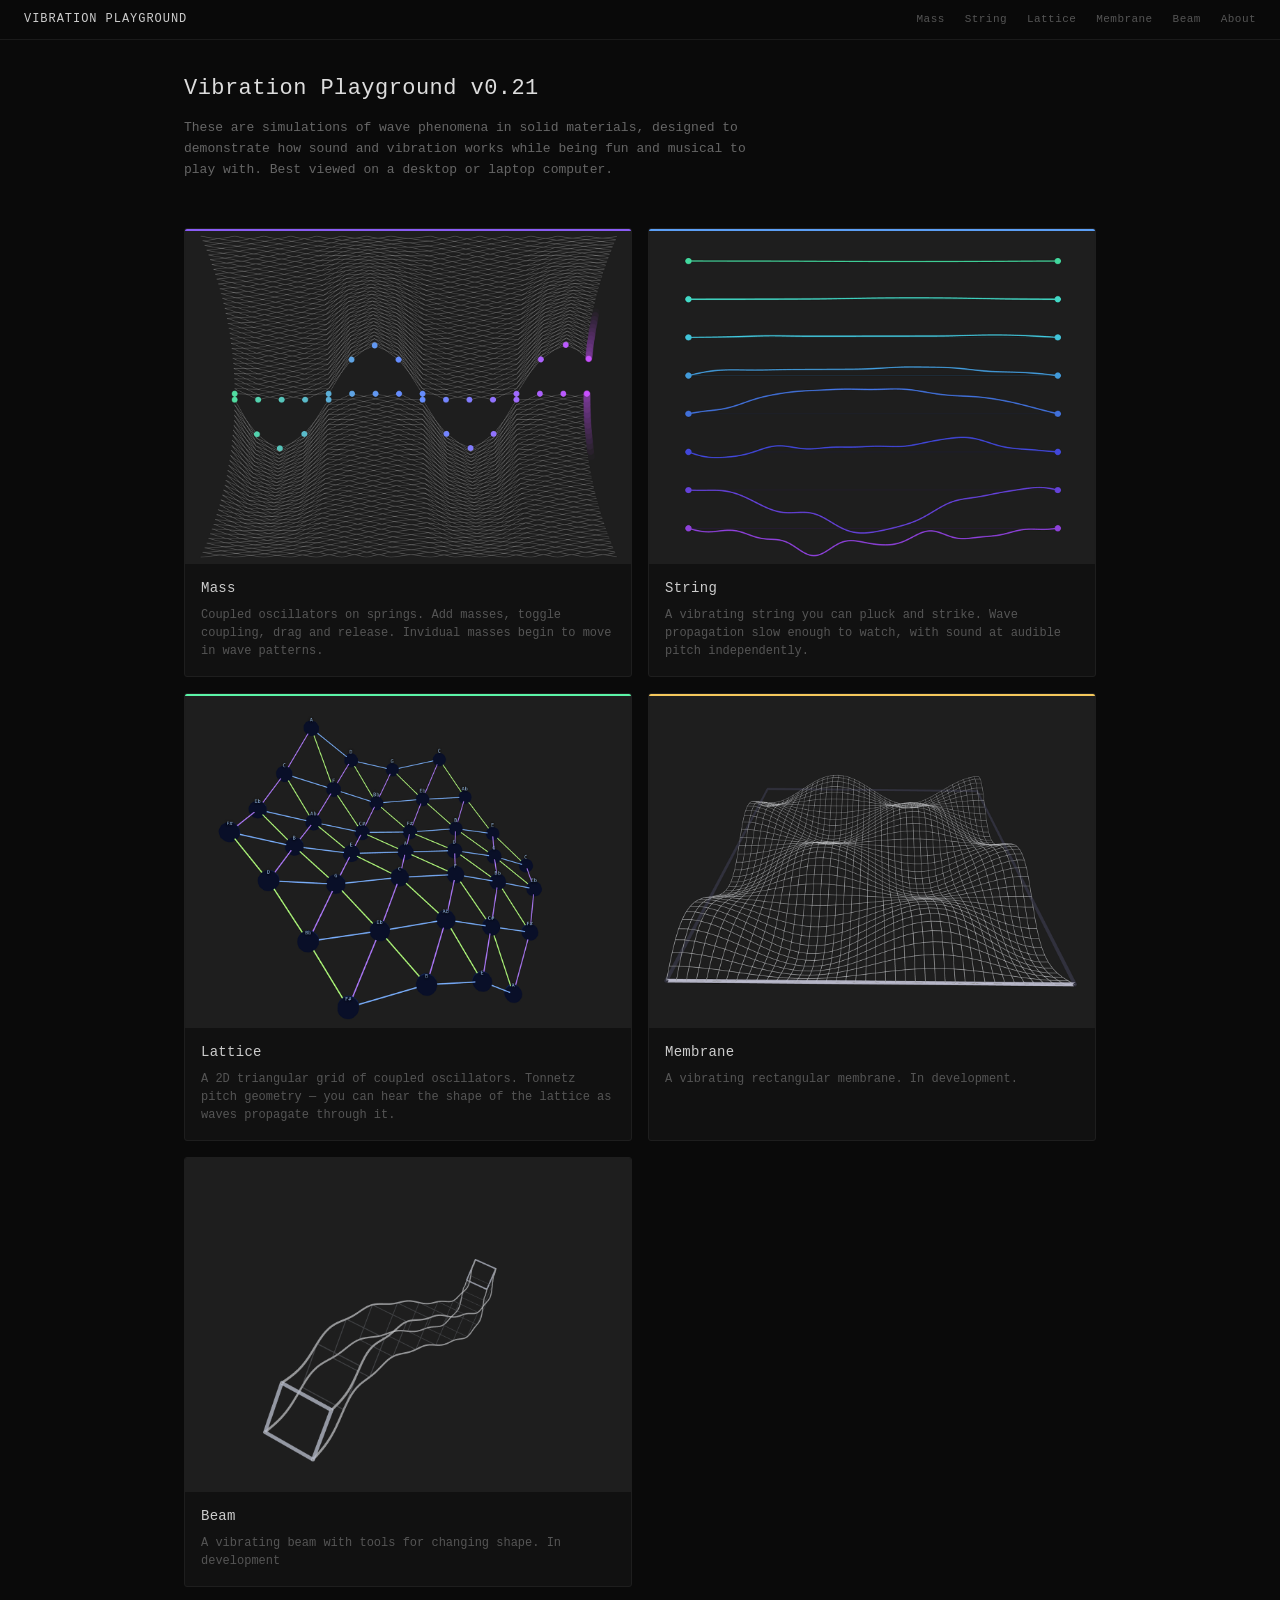
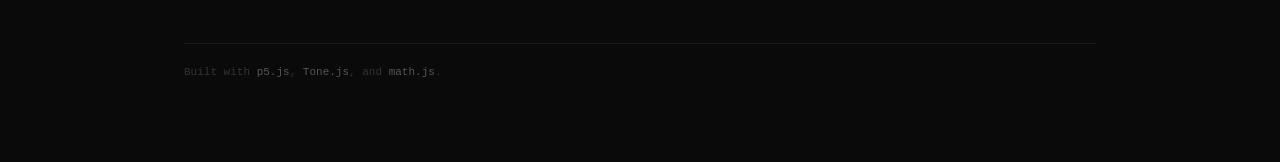
<file: index.html>
<!DOCTYPE html>
<html lang="en">
<head>
  <meta charset="utf-8" />
  <meta name="viewport" content="width=device-width, initial-scale=1.0">
  <title>Vibration Playground</title>
  <link rel="stylesheet" href="site.css">
</head>
<body data-page="index">

  <nav id="vp-nav"></nav>

  <main class="landing">

    <div class="page-header">
      <h1>Vibration Playground v0.21</h1>
      <p>These are simulations of wave phenomena in solid materials, designed to demonstrate how sound and vibration works while being fun and musical to play with. Best viewed on a desktop or laptop computer.</p>
    </div>

    <div class="world-grid">

      <a href="mass.html" class="world-card mass">
        <div class="card-image">
          <img src="img/mass1.png" alt="Mass World">
    
        </div>
        <div class="card-body">
          <div class="card-title">Mass</div>
          <div class="card-desc">Coupled oscillators on springs. Add masses, toggle coupling, drag and release. Invidual masses begin to move in wave patterns.</div>
        </div>
      </a>

      <a href="string.html" class="world-card string">
        <div class="card-image">
          <img src="img/string2.png" alt="String World">
        </div>
        <div class="card-body">
          <div class="card-title">String</div>
          <div class="card-desc">A vibrating string you can pluck and strike. Wave propagation slow enough to watch, with sound at audible pitch independently.</div>
        </div>
      </a>

      <a href="lattice.html" class="world-card lattice">
        <div class="card-image">
          <img src="img/lattice1.png" alt="Lattice World">
        
        </div>
        <div class="card-body">
          <div class="card-title">Lattice</div>
          <div class="card-desc">A 2D triangular grid of coupled oscillators. Tonnetz pitch geometry — you can hear the shape of the lattice as waves propagate through it.</div>
        </div>
      </a>

      <a href="membrane.html" class="world-card membrane">
        <div class="card-image">
 <img src="img/membrane1.png" alt="Membrane World">
        </div>
        <div class="card-body">
          <div class="card-title">Membrane</div>
          <div class="card-desc">A vibrating rectangular membrane. In development.</div>
        </div>
      </a>
      
         <a href="beam.html" class="world-card beam">
        <div class="card-image">
 <img src="img/beam1.png" alt="Beam World">
        </div>
        <div class="card-body">
          <div class="card-title">Beam</div>
          <div class="card-desc">A vibrating beam with tools for changing shape. In development</div>
        </div>
      </a>

    </div>

    <footer>
      <p>Built with <a href="https://p5js.org">p5.js</a>, <a href="https://tonejs.github.io">Tone.js</a>, and <a href="https://mathjs.org">math.js</a>. </p>
    </footer>

  </main>

  <script src="ui/Nav.js"></script>
</body>
</html>
</file>
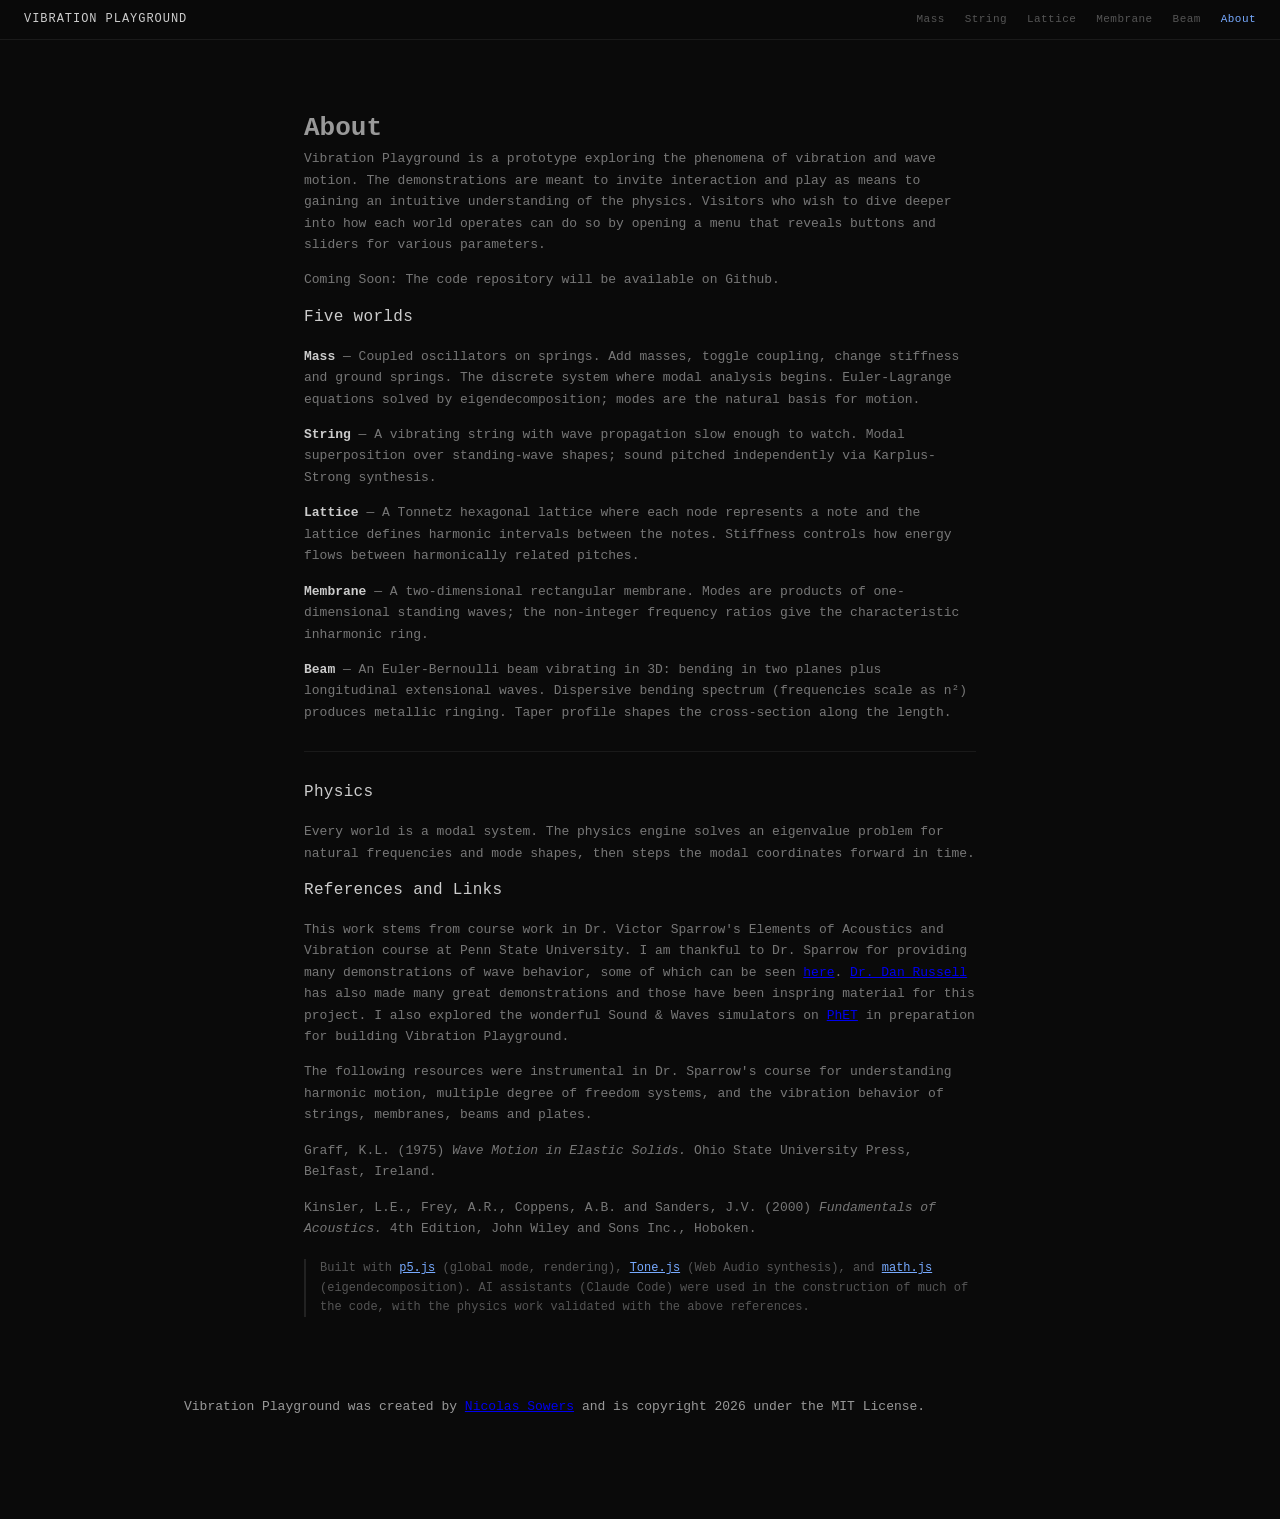
<file: about.html>
<!DOCTYPE html>
<html lang="en">
<head>
  <meta charset="utf-8" />
  <meta name="viewport" content="width=device-width, initial-scale=1.0">
  <title>About — Vibration Playground</title>
  <link rel="stylesheet" href="site.css">
</head>
<body data-page="about">

  <nav id="vp-nav"></nav>

  <main class="landing">

     <div class="world-prose">
      <h1>About</h1>
      <p>Vibration Playground is a prototype exploring the phenomena of vibration and wave motion. The demonstrations are meant to invite interaction and play as means to gaining an intuitive understanding of the physics. Visitors who wish to dive deeper into how each world operates can do so by opening a menu that reveals buttons and sliders for various parameters. </p>
      <p> Coming Soon: The code repository will be available on Github.

      <h2>Five worlds</h2>

      <p><strong style="color:#ccc">Mass</strong> — Coupled oscillators on springs. Add masses, toggle coupling, change stiffness and ground springs. The discrete system where modal analysis begins. Euler-Lagrange equations solved by eigendecomposition; modes are the natural basis for motion.</p>

      <p><strong style="color:#ccc">String</strong> — A vibrating string with wave propagation slow enough to watch. Modal superposition over standing-wave shapes; sound pitched independently via Karplus-Strong synthesis.</p>

      <p><strong style="color:#ccc">Lattice</strong> — A Tonnetz hexagonal lattice where each node represents a note and the lattice defines harmonic intervals between the notes. Stiffness controls how energy flows between harmonically related pitches.</p>

      <p><strong style="color:#ccc">Membrane</strong> — A two-dimensional rectangular membrane. Modes are products of one-dimensional standing waves; the non-integer frequency ratios give the characteristic inharmonic ring.</p>

      <p><strong style="color:#ccc">Beam</strong> — An Euler-Bernoulli beam vibrating in 3D: bending in two planes plus longitudinal extensional waves. Dispersive bending spectrum (frequencies scale as n²) produces metallic ringing. Taper profile shapes the cross-section along the length.</p>

      <hr>

      <h2>Physics</h2>

      <p>Every world is a modal system. The physics engine solves an eigenvalue problem for natural frequencies and mode shapes, then steps the modal coordinates forward in time.</p>
      
      <h2>References and Links</h2>
      <p>This work stems from course work in Dr. Victor Sparrow's Elements of Acoustics and Vibration course at Penn State University. I am thankful to Dr. Sparrow for providing many demonstrations of wave behavior, some of which can be seen <a href="https://www.acs.psu.edu/drussell/Demos/Sparrow/Sparrow.html" target = "_blank">here</a>.  <a href="https://www.acs.psu.edu/drussell/demos.html" target = "_blank">Dr. Dan Russell</a> has also made many great demonstrations and those have been inspring material for this project. I also explored the wonderful Sound & Waves simulators on <a href="https://phet.colorado.edu/en/simulations/filter?subjects=sound-and-waves&type=html" target = "_blank">PhET</a> in preparation for building Vibration Playground.
      <p>The following resources  were instrumental in Dr. Sparrow's course for understanding harmonic motion, multiple degree of freedom systems, and the vibration behavior of strings, membranes, beams and plates.
      <br>
      <p>Graff, K.L. (1975) <i>Wave Motion in Elastic Solids.</i> Ohio State University Press, Belfast, Ireland.<br>
      <p>Kinsler, L.E., Frey, A.R., Coppens, A.B. and Sanders, J.V. (2000) <i>Fundamentals of Acoustics.</i> 4th Edition, John Wiley and Sons Inc., Hoboken.

      <p class="physics-note">Built with <a href="https://p5js.org" target = "_blank" style="color:#7af">p5.js</a> (global mode, rendering), <a href="https://tonejs.github.io" target = "_blank" style="color:#7af">Tone.js</a> (Web Audio synthesis), and <a href="https://mathjs.org" target = "_blank" style="color:#7af">math.js</a> (eigendecomposition). AI assistants (Claude Code) were used in the construction of much of the code, with the physics work validated with the above references.</p>

    </div>
    <div>
    <p>Vibration Playground was created by <a href="http://www.timbrearchitects.com/about.html" target = "_blank">Nicolas Sowers</a> and is copyright 2026 under the MIT License.

  </main>

  <script src="ui/Nav.js"></script>
</body>
</html>
</file>
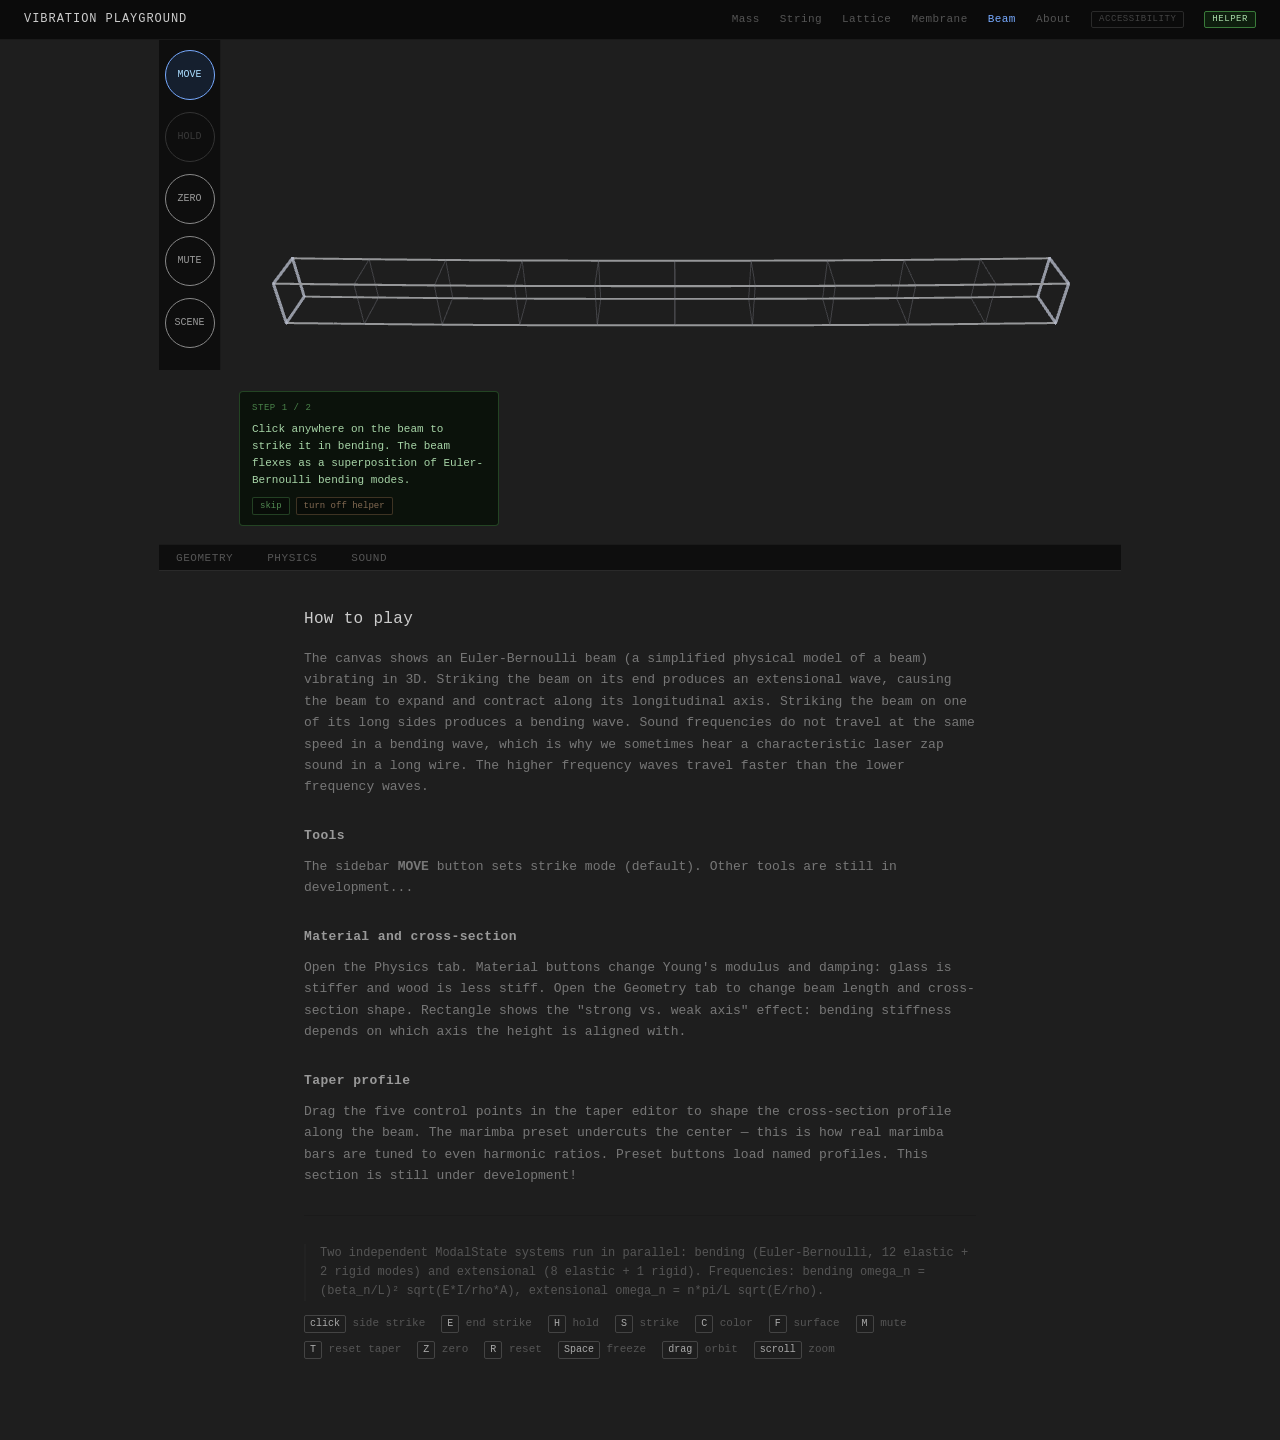
<file: beam.html>
<!DOCTYPE html>
<html lang="en">
<head>
  <meta charset="utf-8" />
  <meta name="viewport" content="width=device-width, initial-scale=1.0">
  <title>Beam — Vibration Playground</title>
  <link rel="stylesheet" href="site.css">
  <link rel="stylesheet" href="ui/menu.css">
  <style>
    body { background: #1e1e1e; margin: 0; }
    #vp-outer { margin: 0 auto; }
    #canvas-container { display: block; position: relative; }
    #canvas-container canvas { display: block; }

    /* Canvas overlay labels (absolute, relative to canvas-container) */
    #end-strike-label {
      position: absolute;
      top: 10px;
      right: 14px;
      font-size: 11px;
      letter-spacing: 0.15em;
      pointer-events: none;
      font-family: 'IBM Plex Mono', 'SF Mono', 'Fira Mono', monospace;
      color: #8af;
    }

  </style>
</head>
<body data-page="beam">

  <nav id="vp-nav"></nav>

  <div class="world-page">

    <div id="vp-outer">

      <!-- Flex row: sidebar + canvas side by side -->
      <div id="vp-workspace">
        <div id="vp-tools"></div>
        <div id="canvas-container">
          <div id="end-strike-label"></div>
        </div>
      </div>

      <!-- Control panel below workspace (tabs populated by Menu.js + beam-sketch.js) -->
      <div id="vp-controls">
        <div id="vp-tab-bar"></div>
        <div id="vp-tab-geometry" class="vp-tab-content"></div>
        <div id="vp-tab-physics"  class="vp-tab-content"></div>
        <div id="vp-tab-sound"    class="vp-tab-content"></div>
      </div>

    </div>

    <!-- How-to prose (constrained width for readability) -->
    <div class="world-prose">

      <h2>How to play</h2>

      <p>The canvas shows an Euler-Bernoulli beam (a simplified physical model of a beam) vibrating in 3D.  Striking the beam on its end produces an extensional wave, causing the beam to expand and contract along its longitudinal axis. Striking the beam on one of its long sides produces a bending wave.  Sound frequencies do not travel at the same speed in a bending wave, which is why we sometimes hear a characteristic laser zap sound in a long wire. The higher frequency waves travel faster than the lower frequency waves.</p>

      <h3>Tools</h3>
      <p>The sidebar <strong>MOVE</strong> button sets strike mode (default). Other tools are still in development...</p>

      <h3>Material and cross-section</h3>
      <p>Open the Physics tab. Material buttons change Young's modulus and damping: glass is stiffer and wood is less stiff. Open the Geometry tab to change beam length and cross-section shape. Rectangle shows the "strong vs. weak axis" effect: bending stiffness depends on which axis the height is aligned with.</p>

      <h3>Taper profile</h3>
      <p>Drag the five control points in the taper editor to shape the cross-section profile along the beam. The marimba preset undercuts the center — this is how real marimba bars are tuned to even harmonic ratios. Preset buttons load named profiles. This section is still under development!</p>

      <hr>

      <p class="physics-note">Two independent ModalState systems run in parallel: bending (Euler-Bernoulli, 12 elastic + 2 rigid modes) and extensional (8 elastic + 1 rigid). Frequencies: bending omega_n = (beta_n/L)² sqrt(E*I/rho*A), extensional omega_n = n*pi/L sqrt(E/rho).</p>

      <div id="info" style="margin-top:12px; display:flex; flex-wrap:wrap; gap:8px 16px; color:#555; font-size:11px; font-family:'IBM Plex Mono',monospace;">
        <span><kbd style="background:#1e1e1e;border:1px solid #444;border-radius:2px;padding:1px 5px;font-size:10px;color:#aaa;">click</kbd> side strike</span>
        <span><kbd style="background:#1e1e1e;border:1px solid #444;border-radius:2px;padding:1px 5px;font-size:10px;color:#aaa;">E</kbd> end strike</span>
        <span><kbd style="background:#1e1e1e;border:1px solid #444;border-radius:2px;padding:1px 5px;font-size:10px;color:#aaa;">H</kbd> hold</span>
        <span><kbd style="background:#1e1e1e;border:1px solid #444;border-radius:2px;padding:1px 5px;font-size:10px;color:#aaa;">S</kbd> strike</span>
        <span><kbd style="background:#1e1e1e;border:1px solid #444;border-radius:2px;padding:1px 5px;font-size:10px;color:#aaa;">C</kbd> color</span>
        <span><kbd style="background:#1e1e1e;border:1px solid #444;border-radius:2px;padding:1px 5px;font-size:10px;color:#aaa;">F</kbd> surface</span>
        <span><kbd style="background:#1e1e1e;border:1px solid #444;border-radius:2px;padding:1px 5px;font-size:10px;color:#aaa;">M</kbd> mute</span>
        <span><kbd style="background:#1e1e1e;border:1px solid #444;border-radius:2px;padding:1px 5px;font-size:10px;color:#aaa;">T</kbd> reset taper</span>
        <span><kbd style="background:#1e1e1e;border:1px solid #444;border-radius:2px;padding:1px 5px;font-size:10px;color:#aaa;">Z</kbd> zero</span>
        <span><kbd style="background:#1e1e1e;border:1px solid #444;border-radius:2px;padding:1px 5px;font-size:10px;color:#aaa;">R</kbd> reset</span>
        <span><kbd style="background:#1e1e1e;border:1px solid #444;border-radius:2px;padding:1px 5px;font-size:10px;color:#aaa;">Space</kbd> freeze</span>
        <span><kbd style="background:#1e1e1e;border:1px solid #444;border-radius:2px;padding:1px 5px;font-size:10px;color:#aaa;">drag</kbd> orbit</span>
        <span><kbd style="background:#1e1e1e;border:1px solid #444;border-radius:2px;padding:1px 5px;font-size:10px;color:#aaa;">scroll</kbd> zoom</span>
      </div>

    </div>

  </div>

  <!-- Script loading order:
       1. math.js    -- math.eigs() (must come before physics files)
       2. p5.js      -- global p5 primitives
       3. Tone.js    -- audio context
       4. Physics files (ModalState, CrossSection, BeamBendingDefinition, BeamExtensionalDefinition)
       5. Rendering / interaction / sound files
       6. Menu.js    -- builds sidebar + tabs; vpBuildMenu available at setup() time
       7. beam-sketch.js -- calls vpBuildMenu from setup() -->
  <script src="lib/math.js"></script>
  <script src="lib/p5.js"></script>
  <script src="lib/Tone.js"></script>
  <script src="physics/ModalState.js"></script>
  <script src="physics/CrossSection.js"></script>
  <script src="physics/BeamBendingDefinition.js"></script>
  <script src="physics/BeamExtensionalDefinition.js"></script>
  <script src="render/BeamVisualObserver.js"></script>
  <script src="ui/BeamInteractionController.js"></script>
  <script src="sound/BeamSoundObserver.js"></script>
  <script src="ui/Nav.js"></script>
  <script src="ui/HelperMode.js"></script>
  <script src="ui/Menu.js"></script>
  <script src="beam-sketch.js"></script>

</body>
</html>
</file>
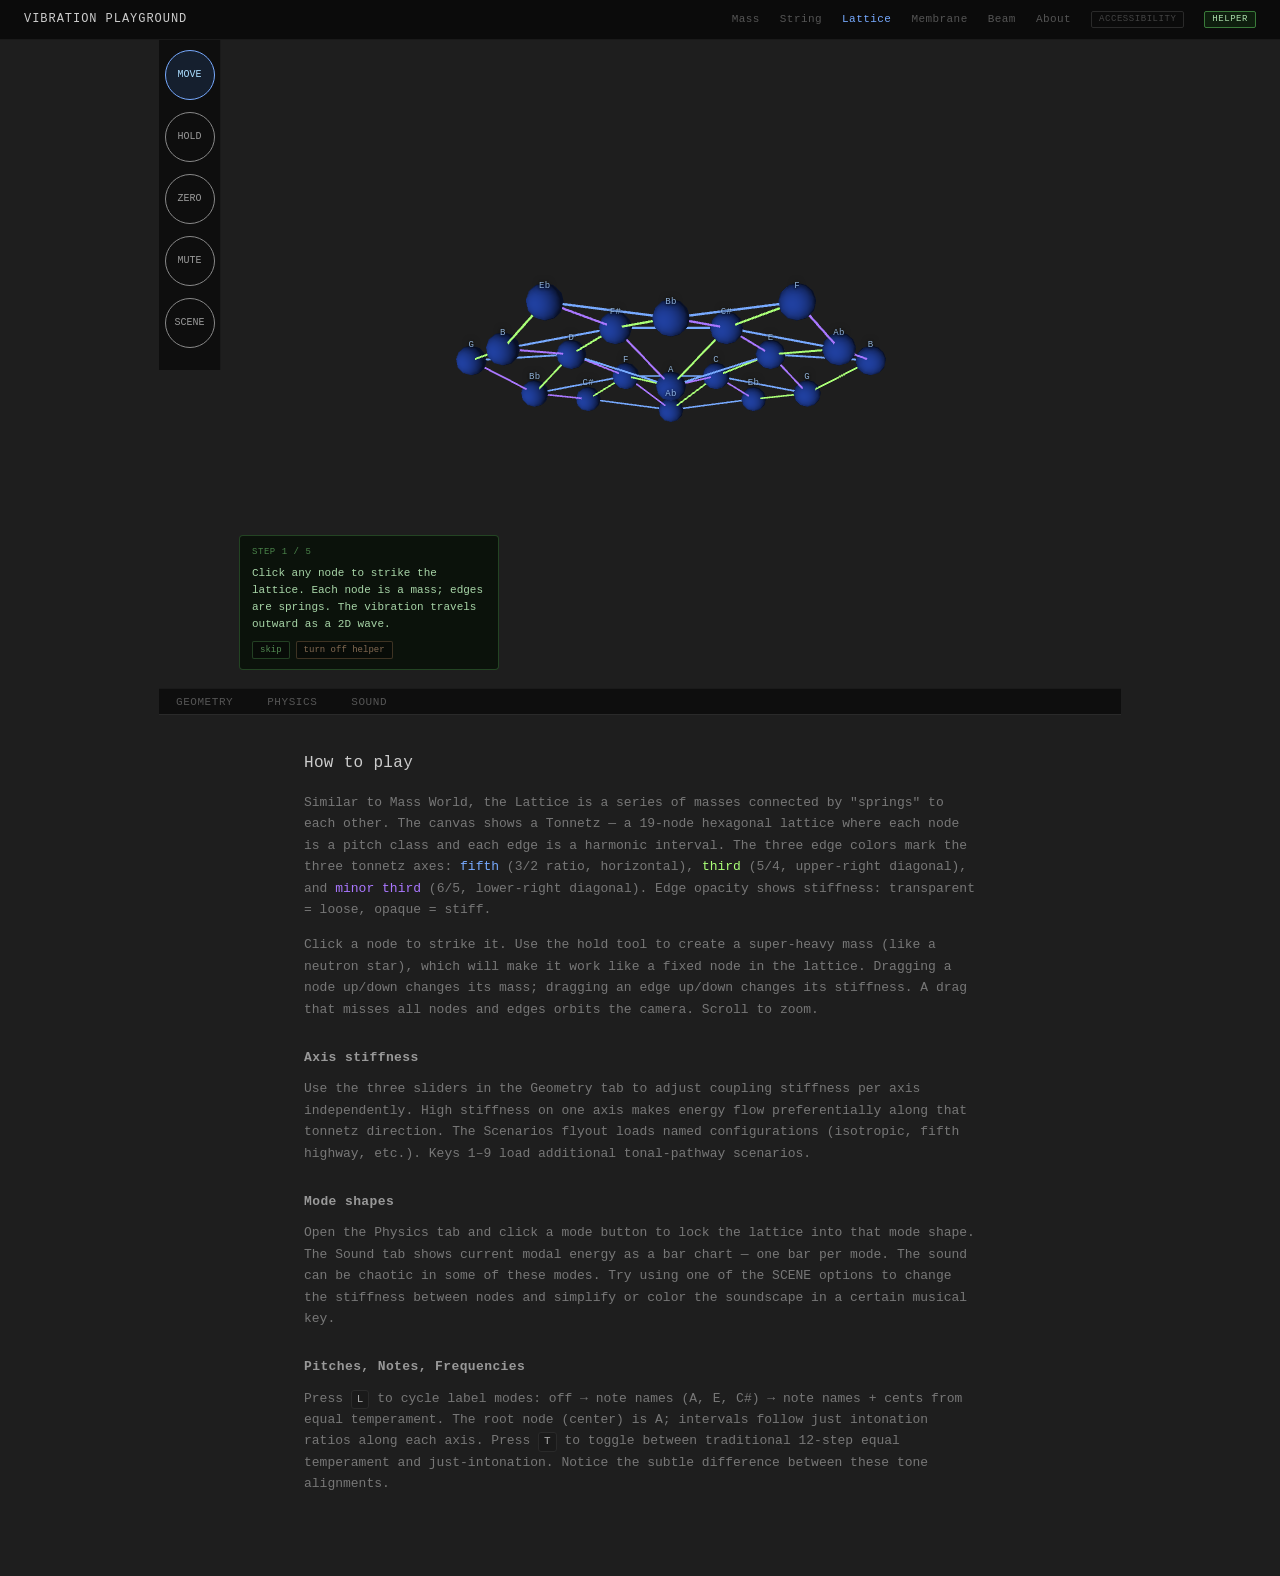
<file: lattice.html>
<!DOCTYPE html>
<html lang="en">
<head>
  <meta charset="utf-8" />
  <meta name="viewport" content="width=device-width, initial-scale=1.0">
  <title>Lattice — Vibration Playground</title>
  <link rel="stylesheet" href="site.css">
  <link rel="stylesheet" href="ui/menu.css">
  <style>
    body { background: #1e1e1e; margin: 0; }
    #vp-outer { margin: 0 auto; }
    #canvas-container { display: block; position: relative; }
    #canvas-container canvas { display: block; }

    /* Note-name label overlay: sits on top of the WEBGL canvas.
       Pointer-events:none lets shift+click pass through to the canvas. */
    #label-layer {
      position: absolute;
      top: 0; left: 0;
      width: 100%; height: 100%;
      pointer-events: none;
      overflow: hidden;
    }

    /* One span per node, repositioned every frame from projected screen coords */
    .node-label {
      position: absolute;
      transform: translate(-50%, -160%);
      color: rgba(170, 210, 255, 0.82);
      font-family: monospace;
      font-size: 9px;
      letter-spacing: 0.04em;
      white-space: nowrap;
      user-select: none;
      text-shadow: 0 1px 3px rgba(0, 0, 0, 0.95), 0 0 6px rgba(0, 0, 0, 0.7);
    }

    /* Stiffness readout: top-left corner of canvas during edge drag */
    #stiffness-readout {
      position: absolute;
      top: 10px;
      left: 14px;
      font-size: 11px;
      letter-spacing: 0.12em;
      pointer-events: none;
      font-family: 'IBM Plex Mono', 'SF Mono', 'Fira Mono', monospace;
      color: rgba(170, 210, 255, 0.85);
    }

    /* Keyboard reference strip */
    #info {
      margin-top: 14px;
      display: flex;
      flex-wrap: wrap;
      gap: 12px 24px;
      color: #555;
      font-family: 'IBM Plex Mono', 'SF Mono', 'Fira Mono', monospace;
      font-size: 11px;
    }
    #info span { white-space: nowrap; }
    #info .key {
      background: #1e1e1e;
      border: 1px solid #444;
      border-radius: 2px;
      padding: 1px 5px;
      font-size: 10px;
      color: #aaa;
    }
  </style>
</head>
<body data-page="lattice">

  <nav id="vp-nav"></nav>

  <div class="world-page">

    <div id="vp-outer">

      <!-- Flex row: sidebar + canvas side by side -->
      <div id="vp-workspace">
        <div id="vp-tools"></div>
        <div id="canvas-container">
          <!-- Note-name spans injected here by _initLabels() in setup() -->
          <div id="label-layer"></div>
          <!-- Stiffness readout: shown during edge-drag, hidden otherwise -->
          <div id="stiffness-readout"></div>
        </div>
      </div>

      <!-- Document-flow control panel below workspace -->
      <div id="vp-controls">
        <div id="vp-tab-bar"></div>
        <div id="vp-tab-geometry" class="vp-tab-content"></div>
        <div id="vp-tab-physics"  class="vp-tab-content"></div>
        <div id="vp-tab-sound"    class="vp-tab-content"></div>
      </div>

    </div>

    <!-- Prose: keyboard reference + axis legend + how-to explanation -->
    <div class="world-prose">

      <h2>How to play</h2>

      <p>Similar to Mass World, the Lattice is a series of masses connected by "springs" to each other. The canvas shows a Tonnetz — a 19-node hexagonal lattice where each node is a pitch class and each edge is a harmonic interval. The three edge colors mark the three tonnetz axes: <span style="color:#7af">fifth</span> (3/2 ratio, horizontal), <span style="color:#af7">third</span> (5/4, upper-right diagonal), and <span style="color:#a7f">minor third</span> (6/5, lower-right diagonal). Edge opacity shows stiffness: transparent = loose, opaque = stiff.</p>

      <p>Click a node to strike it. Use the hold tool to create a super-heavy mass (like a neutron star), which will make it work like a fixed node in the lattice. Dragging a node up/down changes its mass; dragging an edge up/down changes its stiffness. A drag that misses all nodes and edges orbits the camera. Scroll to zoom.</p>

      <h3>Axis stiffness</h3>
      <p>Use the three sliders in the Geometry tab to adjust coupling stiffness per axis independently. High stiffness on one axis makes energy flow preferentially along that tonnetz direction. The Scenarios flyout loads named configurations (isotropic, fifth highway, etc.). Keys 1–9 load additional tonal-pathway scenarios.</p>

      <h3>Mode shapes</h3>
      <p>Open the Physics tab and click a mode button to lock the lattice into that mode shape. The Sound tab shows current modal energy as a bar chart — one bar per mode. The sound can be chaotic in some of these modes. Try using one of the SCENE options to change the stiffness between nodes and simplify or color the soundscape in a certain musical key.</p>

      <h3>Pitches, Notes, Frequencies</h3>
      <p>Press <kbd>L</kbd> to cycle label modes: off → note names (A, E, C#) → note names + cents from equal temperament. The root node (center) is A; intervals follow just intonation ratios along each axis. Press <kbd>T</kbd> to toggle between traditional 12-step equal temperament and just-intonation. Notice the subtle difference between these tone alignments.</p>

    </div>

  </div>



  <!-- Script loading order:
       1. p5.js       -- global p5 primitives (random, map, lerp, ...)
       2. math.js     -- math.eigs(), math.multiply(), etc.
       3. Tone.js     -- audio context
       4. LatticeDefinition.js  -- depends on math
       5. ModalState.js         -- depends on p5 (random), math
       6. LatticeInteractionController.js
       7. LatticeSoundObserver.js
       8. LatticeVisualObserver.js
       9. Menu.js     -- builds sidebar + tabs; vpBuildMenu available at setup() time
      10. lattice-sketch.js -- calls vpBuildMenu from setup() -->
  <script src="lib/p5.js"></script>
  <script src="lib/math.js"></script>
  <script src="lib/Tone.js"></script>
  <script src="physics/LatticeDefinition.js"></script>
  <script src="physics/ModalState.js"></script>
  <script src="ui/LatticeInteractionController.js"></script>
  <script src="sound/LatticeSoundObserver.js"></script>
  <script src="render/LatticeVisualObserver.js"></script>
  <script src="ui/Nav.js"></script>
  <script src="ui/HelperMode.js"></script>
  <script src="ui/Menu.js"></script>
  <script src="lattice-sketch.js"></script>

</body>
</html>
</file>
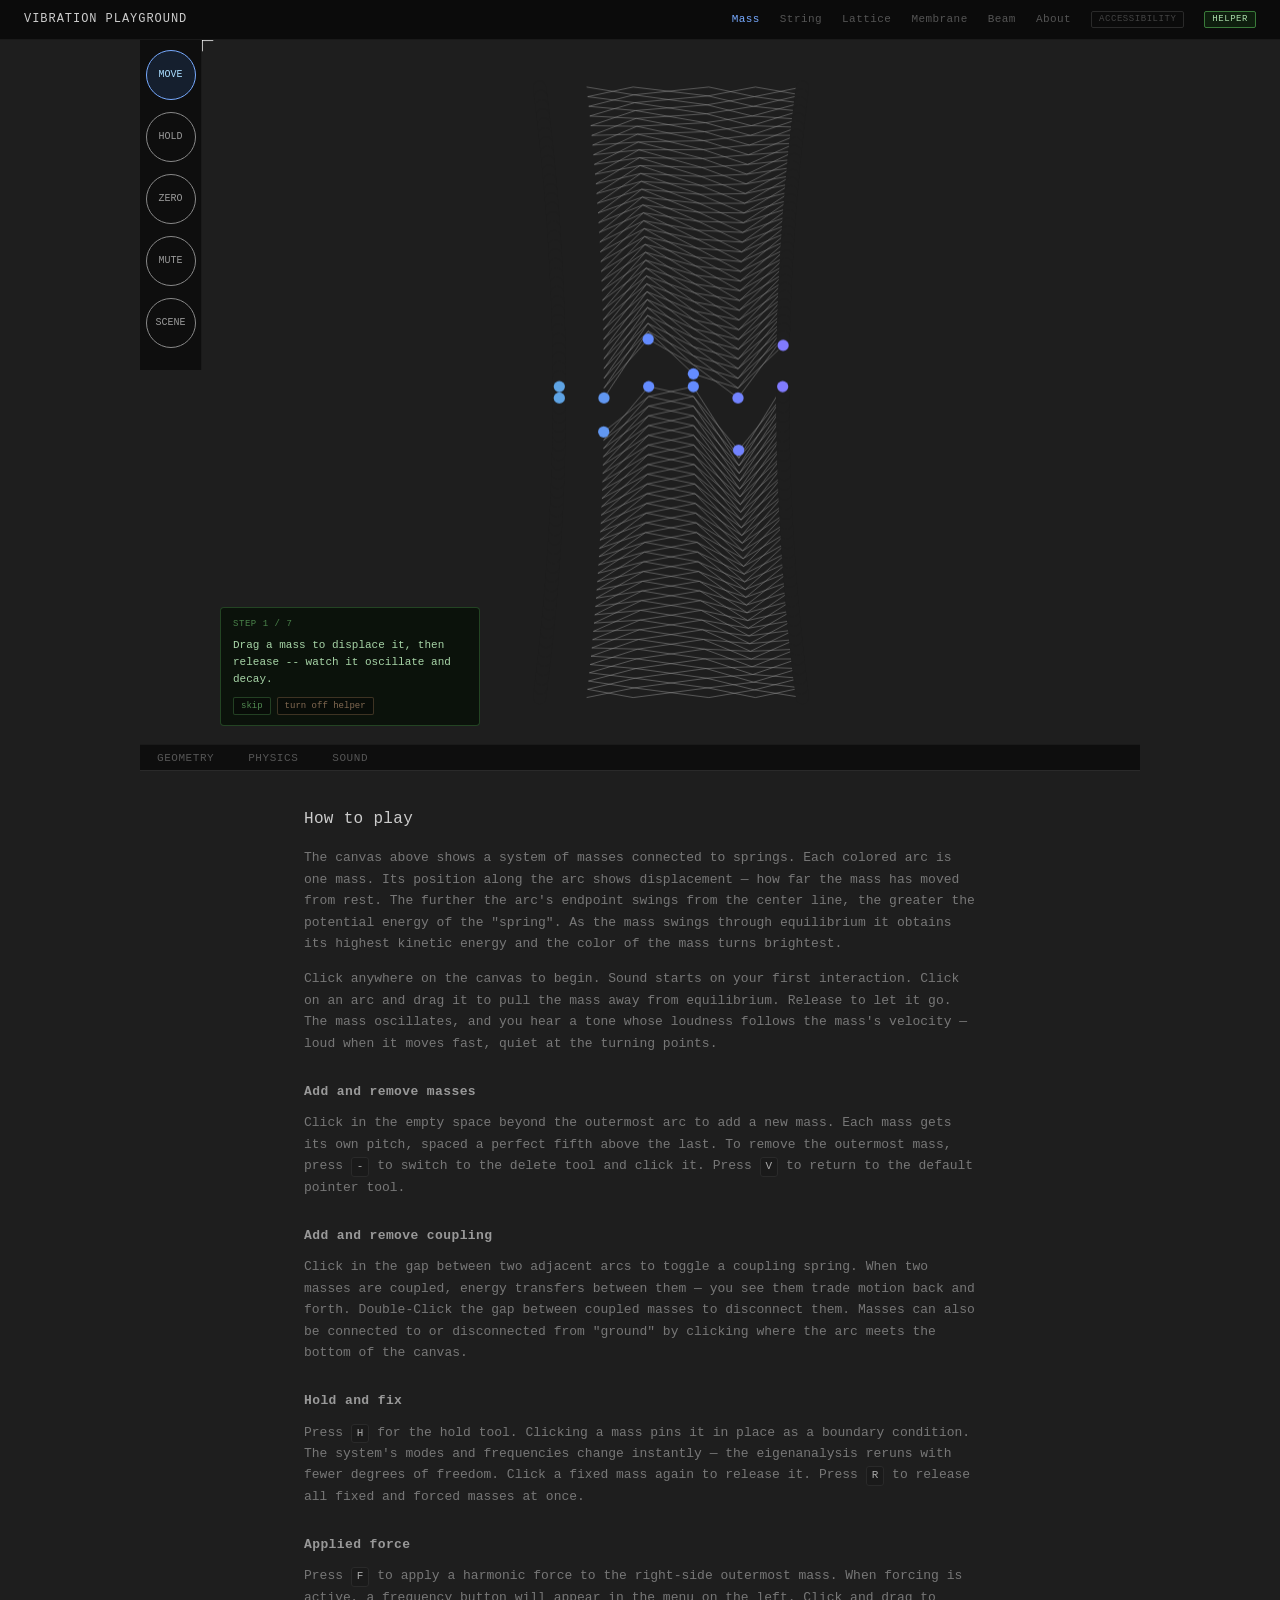
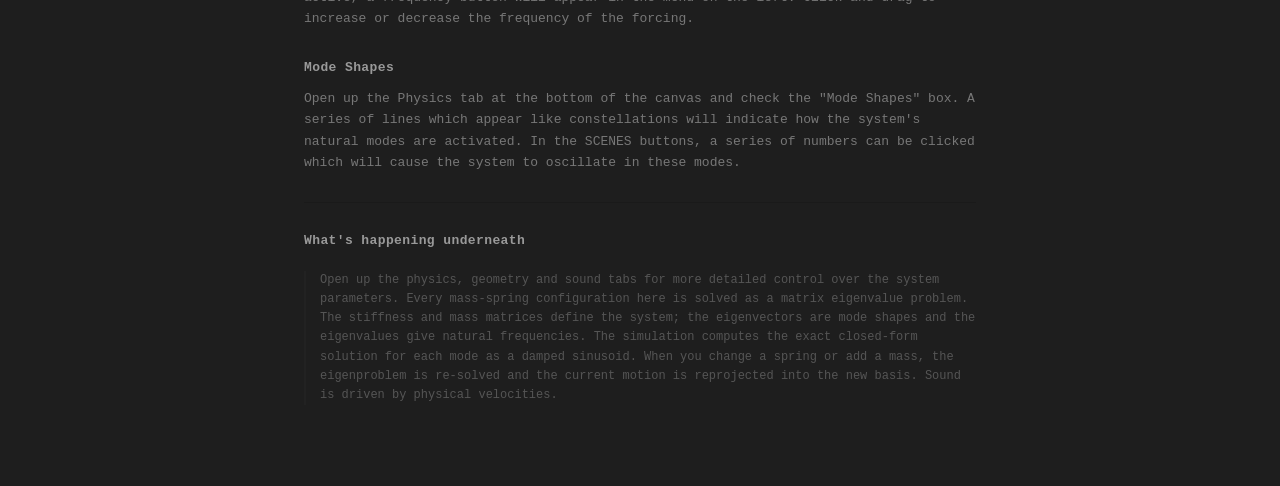
<file: mass.html>
<!DOCTYPE html>
<html lang="en">
<head>
  <meta charset="utf-8" />
  <meta name="viewport" content="width=device-width, initial-scale=1.0">
  <title>Mass — Vibration Playground</title>
  <link rel="stylesheet" href="site.css">
  <link rel="stylesheet" href="ui/menu.css">
  <style>
    body { background: #1e1e1e; margin: 0; }
    #vp-outer { margin: 0 auto; }
    #canvas-container canvas { display: block; }
  </style>
</head>
<body data-page="mass">

  <nav id="vp-nav"></nav>

  <div class="world-page">

    <div id="vp-outer">

      <!-- Flex row: sidebar + canvas side by side -->
      <div id="vp-workspace">
        <div id="vp-tools"></div>
        <div id="canvas-container"></div>
      </div>

      <!-- Document-flow control panel below workspace -->
      <div id="vp-controls">
        <div id="vp-tab-bar"></div>
        <div id="vp-tab-geometry" class="vp-tab-content"></div>
        <div id="vp-tab-physics"  class="vp-tab-content"></div>
        <div id="vp-tab-sound"    class="vp-tab-content"></div>
      </div>

    </div>

    <!-- ============================================================
         How to play
         ============================================================ -->
    <div class="world-prose">

      <h2>How to play</h2>

      <p>The canvas above shows a system of masses connected to springs. Each colored arc is one mass. Its position along the arc shows displacement — how far the mass has moved from rest. The further the arc's endpoint swings from the center line, the greater the potential energy of the "spring".  As the mass swings through equilibrium it obtains its highest kinetic energy and the color of the mass turns brightest.</p>

      <p>Click anywhere on the canvas to begin. Sound starts on your first interaction. Click on an arc and drag it to pull the mass away from equilibrium. Release to let it go. The mass oscillates, and you hear a tone whose loudness follows the mass's velocity — loud when it moves fast, quiet at the turning points. </p>

      <h3>Add and remove masses</h3>

      <p>Click in the empty space beyond the outermost arc to add a new mass. Each mass gets its own pitch, spaced a perfect fifth above the last. To remove the outermost mass, press <kbd>-</kbd> to switch to the delete tool and click it. Press <kbd>V</kbd> to return to the default pointer tool.</p>

      <h3>Add and remove coupling</h3>

      <p>Click in the gap between two adjacent arcs to toggle a coupling spring. When two masses are coupled, energy transfers between them — you see them trade motion back and forth. Double-Click the gap between coupled masses to disconnect them. Masses can also be connected to or disconnected from "ground" by clicking where the arc meets the bottom of the canvas.</p>

      <h3>Hold and fix</h3>

      <p>Press <kbd>H</kbd> for the hold tool. Clicking a mass pins it in place as a boundary condition. The system's modes and frequencies change instantly — the eigenanalysis reruns with fewer degrees of freedom. Click a fixed mass again to release it. Press <kbd>R</kbd> to release all fixed and forced masses at once.</p>

      <h3>Applied force</h3>

      <p>Press <kbd>F</kbd> to apply a harmonic force to the right-side outermost mass. When forcing is active, a frequency button will appear in the menu on the left. Click and drag to increase or decrease the frequency of the forcing. </p>
      
      <h3>Mode Shapes</h3>

      <p>Open up the Physics tab at the bottom of the canvas and check the "Mode Shapes" box. A series of lines which appear like constellations will indicate how the system's natural modes are activated. In the SCENES buttons, a series of numbers can be clicked which will cause the system to oscillate in these modes. </p>

      <hr>

      <h3>What's happening underneath</h3>

      <p class="physics-note">Open up the physics, geometry and sound tabs for more detailed control over the system parameters. Every mass-spring configuration here is solved as a matrix eigenvalue problem. The stiffness and mass matrices define the system; the eigenvectors are mode shapes and the eigenvalues give natural frequencies. The simulation computes the exact closed-form solution for each mode as a damped sinusoid. When you change a spring or add a mass, the eigenproblem is re-solved and the current motion is reprojected into the new basis. Sound is driven by physical velocities. </p>

    </div>

  </div>

  <!-- Scenario library for the scenarios flyout (read by Menu.js).
       Each key is a scene identifier; values are VIBRATION_PRESET-format objects.
       vpBuildMenu() calls _buildScenesForWorld() which reads this object. -->
  <script>
    window.VP_SCENARIOS = {
      // Two coupled masses: classic energy transfer demonstration.
      // Identical masses, equal ground springs, one coupling spring.
      // The two modes are in-phase (lower) and anti-phase (higher).
      '2coupled': {
        world: 'mdof',
        mdof: {
          masses:   [1, 1],
          kGround:  [30, 30],
          coupling: [[0, 1, 20]],
          damping:  { base: 0.01, frequencyScaling: 0.002 }
        },
        initial: { displacements: [0.4, -0.4], velocities: [0, 0] },
        sound: { muted: false }, time: { scale: 1.0 }
      },

      // Dynamic absorber: a heavy primary mass (m=4) coupled to a light absorber (m=1).
      // The absorber has no ground spring; it gets its restoring force only from the
      // coupling spring. Tuned so absorber resonance = primary resonance (sqrt(k/m)).
      // When driven at the tuned frequency the primary mass stands still.
      'absorber': {
        world: 'mdof',
        mdof: {
          masses:   [4, 1],
          kGround:  [40, 0],
          coupling: [[0, 1, 40]],
          damping:  { base: 0.005, frequencyScaling: 0.001 }
        },
        initial: { displacements: [0.4, 0], velocities: [0, 0] },
        sound: { muted: false }, time: { scale: 1.0 }
      },

      // 16 coupled: sixteen equal masses coupled in a chain with no ground springs.
      // Free-free boundary conditions -- there is one zero-frequency rigid-body mode
      // (all masses translate together).  All other modes are standing-wave patterns
      // across the chain.  Start at rest; excite any mass to watch energy propagate.
      //
      // Physics index layout for N=16:
      //   Right side: 0 (R1, innermost) ... 7 (R8, outermost right)
      //   Left  side: 8 (L1, innermost) ... 15 (L8, outermost left)
      //   Visual order left->right: [15,14,13,12,11,10,9,8, 0,1,2,3,4,5,6,7]
      //
      // Adjacent coupling pairs (15 total, all k=20):
      //   Left half:   (14,15),(13,14),(12,13),(11,12),(10,11),(9,10),(8,9)
      //   Crossing gap: (0,8)
      //   Right half:  (0,1),(1,2),(2,3),(3,4),(4,5),(5,6),(6,7)
      'coupled16': {
        world: 'mdof',
        mdof: {
          masses:   [1,1,1,1,1,1,1,1, 1,1,1,1,1,1,1,1],
          kGround:  [0,0,0,0,0,0,0,0, 0,0,0,0,0,0,0,0],
          coupling: [
            [14,15,20],[13,14,20],[12,13,20],[11,12,20],[10,11,20],[9,10,20],[8,9,20],
            [0,8,20],
            [0,1,20],[1,2,20],[2,3,20],[3,4,20],[4,5,20],[5,6,20],[6,7,20]
          ],
          damping:  { base: 0.005, frequencyScaling: 0.0005 }
        },
        initial: {
          displacements: [0,0,0,0,0,0,0,0, 0,0,0,0,0,0,0,0],
          velocities:    [0,0,0,0,0,0,0,0, 0,0,0,0,0,0,0,0]
        },
        sound: { muted: false }, time: { scale: 1.0 }
      },

      // 16 grounded: sixteen equal masses, each on its own ground spring, no coupling.
      // All 16 modes have the same natural frequency (degenerate).
      // Exciting one mass does not transfer energy to its neighbors -- each mass
      // oscillates in isolation.  Contrast with 16 coupled.
      'grounded16': {
        world: 'mdof',
        mdof: {
          masses:   [1,1,1,1,1,1,1,1, 1,1,1,1,1,1,1,1],
          kGround:  [20,20,20,20,20,20,20,20, 20,20,20,20,20,20,20,20],
          coupling: [],
          damping:  { base: 0.01, frequencyScaling: 0.001 }
        },
        initial: {
          displacements: [0,0,0,0,0,0,0,0, 0,0,0,0,0,0,0,0],
          velocities:    [0,0,0,0,0,0,0,0, 0,0,0,0,0,0,0,0]
        },
        sound: { muted: false }, time: { scale: 1.0 }
      },

      // Wave: sixteen coupled masses, fixed left boundary, ground spring at right end.
      // Displacing the rightmost mass sends a wave leftward through the chain;
      // the wave reflects off the fixed left boundary and returns.
      //
      // Fixed mass: L8 (physics index 15, outermost left).  Removed from DOFs;
      //   its coupling to L7 (index 14) appears as an extra ground spring on L7.
      // Ground spring: R8 (physics index 7, outermost right), k=20.
      // All other masses: no ground spring.
      // Initial: R8 displaced to 1.0 (max); all others at rest.
      'wave': {
        world: 'mdof',
        mdof: {
          masses:   [1,1,1,1,1,1,1,1, 1,1,1,1,1,1,1,1],
          kGround:  [0,0,0,0,0,0,0,20, 0,0,0,0,0,0,0,0],
          coupling: [
            [14,15,20],[13,14,20],[12,13,20],[11,12,20],[10,11,20],[9,10,20],[8,9,20],
            [0,8,20],
            [0,1,20],[1,2,20],[2,3,20],[3,4,20],[4,5,20],[5,6,20],[6,7,20]
          ],
          fixed:    [15],
          damping:  { base: 0.001, frequencyScaling: 0.0 }
        },
        initial: {
          displacements: [0,0,0,0,0,0,0,1.0, 0,0,0,0,0,0,0,0],
          velocities:    [0,0,0,0,0,0,0,0,   0,0,0,0,0,0,0,0]
        },
        sound: { muted: false }, time: { scale: 1.0 }
      }
    };
  </script>

  <!-- Default preset: 6 masses (3 left, 3 right).
       Physics index assignment (from MassLayout.js with N=6):
         nRight = 3: indices 0 (R1, innermost right), 1 (R2), 2 (R3, outermost right)
         nLeft  = 3: indices 3 (L1, innermost left),  4 (L2), 5 (L3, outermost left)

       Ground springs: R3 (idx 2) and L3 (idx 5) only.
         L3 has no couplings -- it oscillates independently on its own ground spring.
         R3 is the right anchor of the coupling chain.

       Coupling chain: L2 -- L1 -- R1 -- R2 -- R3
         [3,4,20]: L1-L2 coupling
         [0,3,20]: R1-L1 coupling (crosses center gap)
         [0,1,20]: R1-R2 coupling
         [1,2,20]: R2-R3 coupling
         L3 (idx 5) has no couplings.

       L2 (idx 4) is the free end of the chain -- no ground spring, only one coupling.
       Energy injected into R3 travels inward through the chain toward L2.

       Initial state: R3 (idx 2) at maximum displacement, all others at rest. -->
  <script>
    window.VIBRATION_PRESET = {
      world: 'mdof',
      mdof: {
        masses:   [1, 1, 1, 1, 1, 1],
        kGround:  [0, 0, 30, 0, 0, 30],
        coupling: [[0, 1, 20], [0, 3, 20], [1, 2, 20], [3, 4, 20]],
        damping:  { base: 0.01, frequencyScaling: 0.002 }
      },
      initial: {
        displacements: [0, 0, 0.5, 0, 0, 0],
        velocities:    [0, 0, 0,   0, 0, 0]
      },
      sound: { muted: false },
      time:  { scale: 1.0 }
    };
  </script>

  <!-- Script loading order per menu-plan.md.
       Menu.js loads before sketch.js so vpBuildMenu is available at setup() time. -->
  <script src="lib/p5.js"></script>
  <script src="lib/math.js"></script>
  <script src="lib/Tone.js"></script>
  <script src="physics/MassDefinition.js"></script>
  <script src="physics/ModalState.js"></script>
  <script src="MassLayout.js"></script>
  <script src="render/MassVisualObserver.js"></script>
  <script src="sound/MassSoundObserver.js"></script>
  <script src="ui/HoldTool.js"></script>
  <script src="ui/KinematicTool.js"></script>
  <script src="ui/CouplingTool.js"></script>
  <script src="ui/MassInteractionController.js"></script>
  <script src="PresetLoader.js"></script>
  <script src="ui/Nav.js"></script>
  <script src="ui/HelperMode.js"></script>
  <script src="ui/Menu.js"></script>
  <script src="2D-sketch.js"></script>

</body>
</html>
</file>
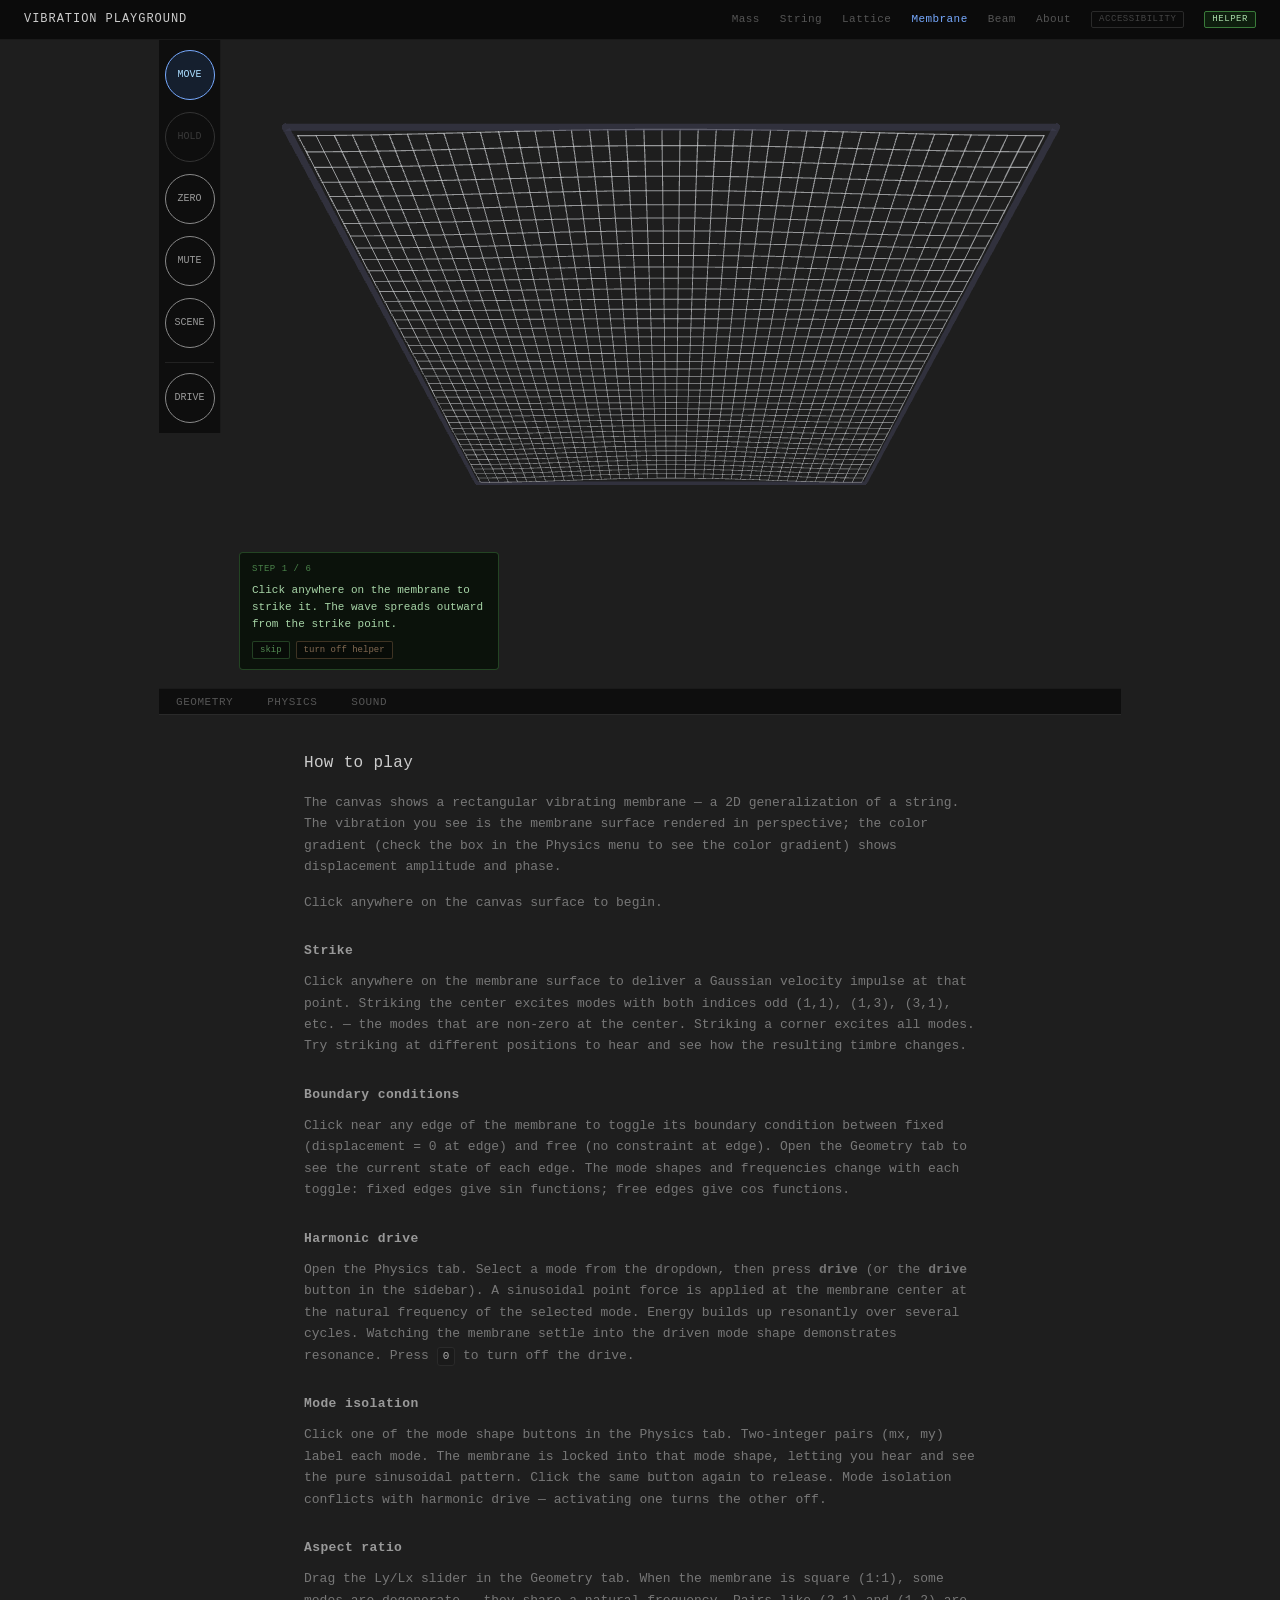
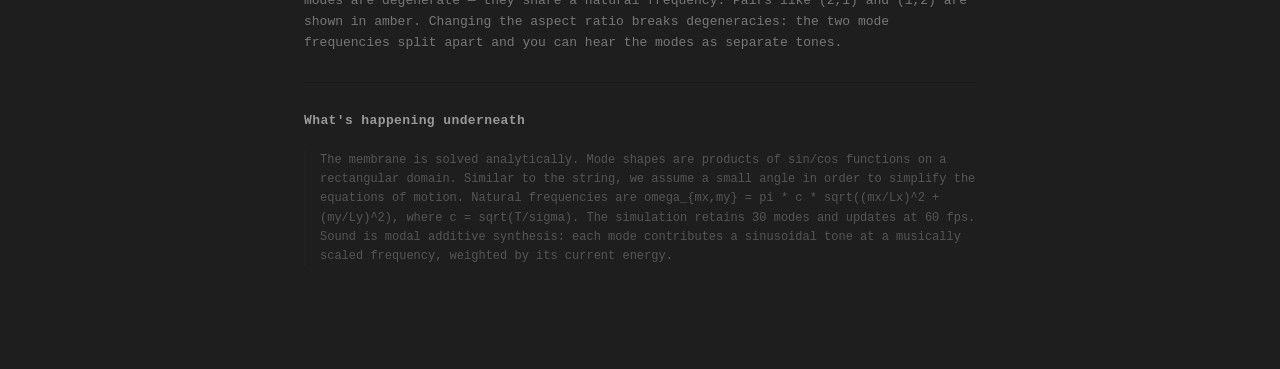
<file: membrane.html>
<!DOCTYPE html>
<html lang="en">
<head>
  <meta charset="utf-8" />
  <meta name="viewport" content="width=device-width, initial-scale=1.0">
  <title>Membrane — Vibration Playground</title>
  <link rel="stylesheet" href="site.css">
  <link rel="stylesheet" href="ui/menu.css">
  <style>
    body { background: #1e1e1e; margin: 0; }
    #vp-outer { margin: 0 auto; }
    #canvas-container canvas { display: block; }

    /* Drive mode select: fits inside the vp-action-row with the drive button */
    #drive-mode-select {
      flex: 1;
      background: #1c1c1c;
      border: 1px solid #2a2a2a;
      color: #666;
      font-family: 'IBM Plex Mono', 'SF Mono', 'Fira Mono', monospace;
      font-size: 10px;
      padding: 3px 4px;
      border-radius: 2px;
      cursor: pointer;
      outline: none;
      min-width: 0;
    }
    #drive-mode-select:focus { border-color: #444; }
  </style>
</head>
<body data-page="membrane">

  <nav id="vp-nav"></nav>

  <div class="world-page">

    <div id="vp-outer">

      <!-- Flex row: sidebar + canvas side by side -->
      <div id="vp-workspace">
        <div id="vp-tools"></div>
        <div id="canvas-container"></div>
      </div>

      <!-- Document-flow control panel below workspace -->
      <div id="vp-controls">
        <div id="vp-tab-bar"></div>
        <div id="vp-tab-geometry" class="vp-tab-content"></div>
        <div id="vp-tab-physics"  class="vp-tab-content"></div>
        <div id="vp-tab-sound"    class="vp-tab-content"></div>
      </div>

    </div>

    <!-- ============================================================
         How to play
         ============================================================ -->
    <div class="world-prose">

      <h2>How to play</h2>

      <p>The canvas shows a rectangular vibrating membrane — a 2D generalization of a string.  The vibration you see is the membrane surface rendered in perspective; the color gradient (check the box in the Physics menu to see the color gradient) shows displacement amplitude and phase.</p>

      <p>Click anywhere on the canvas surface to begin.</p>

      <h3>Strike</h3>

      <p>Click anywhere on the membrane surface to deliver a Gaussian velocity impulse at that point. Striking the center excites modes with both indices odd (1,1), (1,3), (3,1), etc. — the modes that are non-zero at the center. Striking a corner excites all modes. Try striking at different positions to hear and see how the resulting timbre changes.</p>

      <h3>Boundary conditions</h3>

      <p>Click near any edge of the membrane to toggle its boundary condition between fixed (displacement = 0 at edge) and free (no constraint at edge). Open the Geometry tab to see the current state of each edge. The mode shapes and frequencies change with each toggle: fixed edges give sin functions; free edges give cos functions.</p>

      <h3>Harmonic drive</h3>

      <p>Open the Physics tab. Select a mode from the dropdown, then press <strong>drive</strong> (or the <strong>drive</strong> button in the sidebar). A sinusoidal point force is applied at the membrane center at the natural frequency of the selected mode. Energy builds up resonantly over several cycles. Watching the membrane settle into the driven mode shape demonstrates resonance. Press <kbd>0</kbd> to turn off the drive.</p>

      <h3>Mode isolation</h3>

      <p>Click one of the mode shape buttons in the Physics tab. Two-integer pairs (mx, my) label each mode. The membrane is locked into that mode shape, letting you hear and see the pure sinusoidal pattern. Click the same button again to release. Mode isolation conflicts with harmonic drive — activating one turns the other off.</p>

      <h3>Aspect ratio</h3>

      <p>Drag the Ly/Lx slider in the Geometry tab. When the membrane is square (1:1), some modes are degenerate — they share a natural frequency. Pairs like (2,1) and (1,2) are shown in amber. Changing the aspect ratio breaks degeneracies: the two mode frequencies split apart and you can hear the modes as separate tones.</p>

      <hr>

      <h3>What's happening underneath</h3>

      <p class="physics-note">The membrane is solved analytically. Mode shapes are products of sin/cos functions on a rectangular domain. Similar to the string, we assume a small angle in order to simplify the equations of motion. Natural frequencies are omega_{mx,my} = pi * c * sqrt((mx/Lx)^2 + (my/Ly)^2), where c = sqrt(T/sigma). The simulation retains 30 modes and updates at 60 fps. Sound is modal additive synthesis: each mode contributes a sinusoidal tone at a musically scaled frequency, weighted by its current energy. </p>

    </div>

  </div>



  <!-- _syncBCIndicators -- update the four boundary condition display spans.
       membraneDef is a global defined by membrane-sketch.js setup().
       Each span shows the edge name and current BC ('fixed' or 'free').
       Called by membrane-sketch.js after any boundary toggle. -->
  <script>
    function _syncBCIndicators() {
      if (typeof membraneDef === 'undefined') return;
      const edges = ['left', 'right', 'bottom', 'top'];
      const keys  = ['boundaryLeft', 'boundaryRight', 'boundaryBottom', 'boundaryTop'];
      for (let i = 0; i < 4; i++) {
        const el = document.getElementById('bc-' + edges[i]);
        if (!el) continue;
        const bc = membraneDef[keys[i]];
        el.textContent = edges[i] + ': ' + bc;
        el.className   = 'bc-edge ' + bc;   // 'bc-edge fixed' or 'bc-edge free'
      }
    }

    // Initial sync: p5 setup() has already run by load time, so membraneDef
    // is defined. setTimeout gives p5 a moment to finish initialization.
    window.addEventListener('load', () => {
      setTimeout(_syncBCIndicators, 200);
    });
  </script>

  <!-- Script loading order:
       1. p5.js       -- global p5 primitives (setup, draw, createCanvas, ...)
       2. Tone.js     -- audio context (loaded before sketch to avoid race)
       3. ModalState.js          -- depends on p5 (random)
       4. MembraneDefinition.js  -- pure JS
       5. MembraneInteractionController.js
       6. MembraneSoundObserver.js
       7. MembraneVisualObserver.js
       8. Menu.js     -- builds sidebar + tabs; vpBuildMenu available at setup() time
       9. membrane-sketch.js -- calls vpBuildMenu from setup() -->
  <script src="lib/p5.js"></script>
  <script src="lib/Tone.js"></script>
  <script src="physics/ModalState.js"></script>
  <script src="physics/MembraneDefinition.js"></script>
  <script src="ui/MembraneInteractionController.js"></script>
  <script src="sound/MembraneSoundObserver.js"></script>
  <script src="render/MembraneVisualObserver.js"></script>
  <script src="ui/Nav.js"></script>
  <script src="ui/HelperMode.js"></script>
  <script src="ui/Menu.js"></script>
  <script src="membrane-sketch.js"></script>

</body>
</html>
</file>
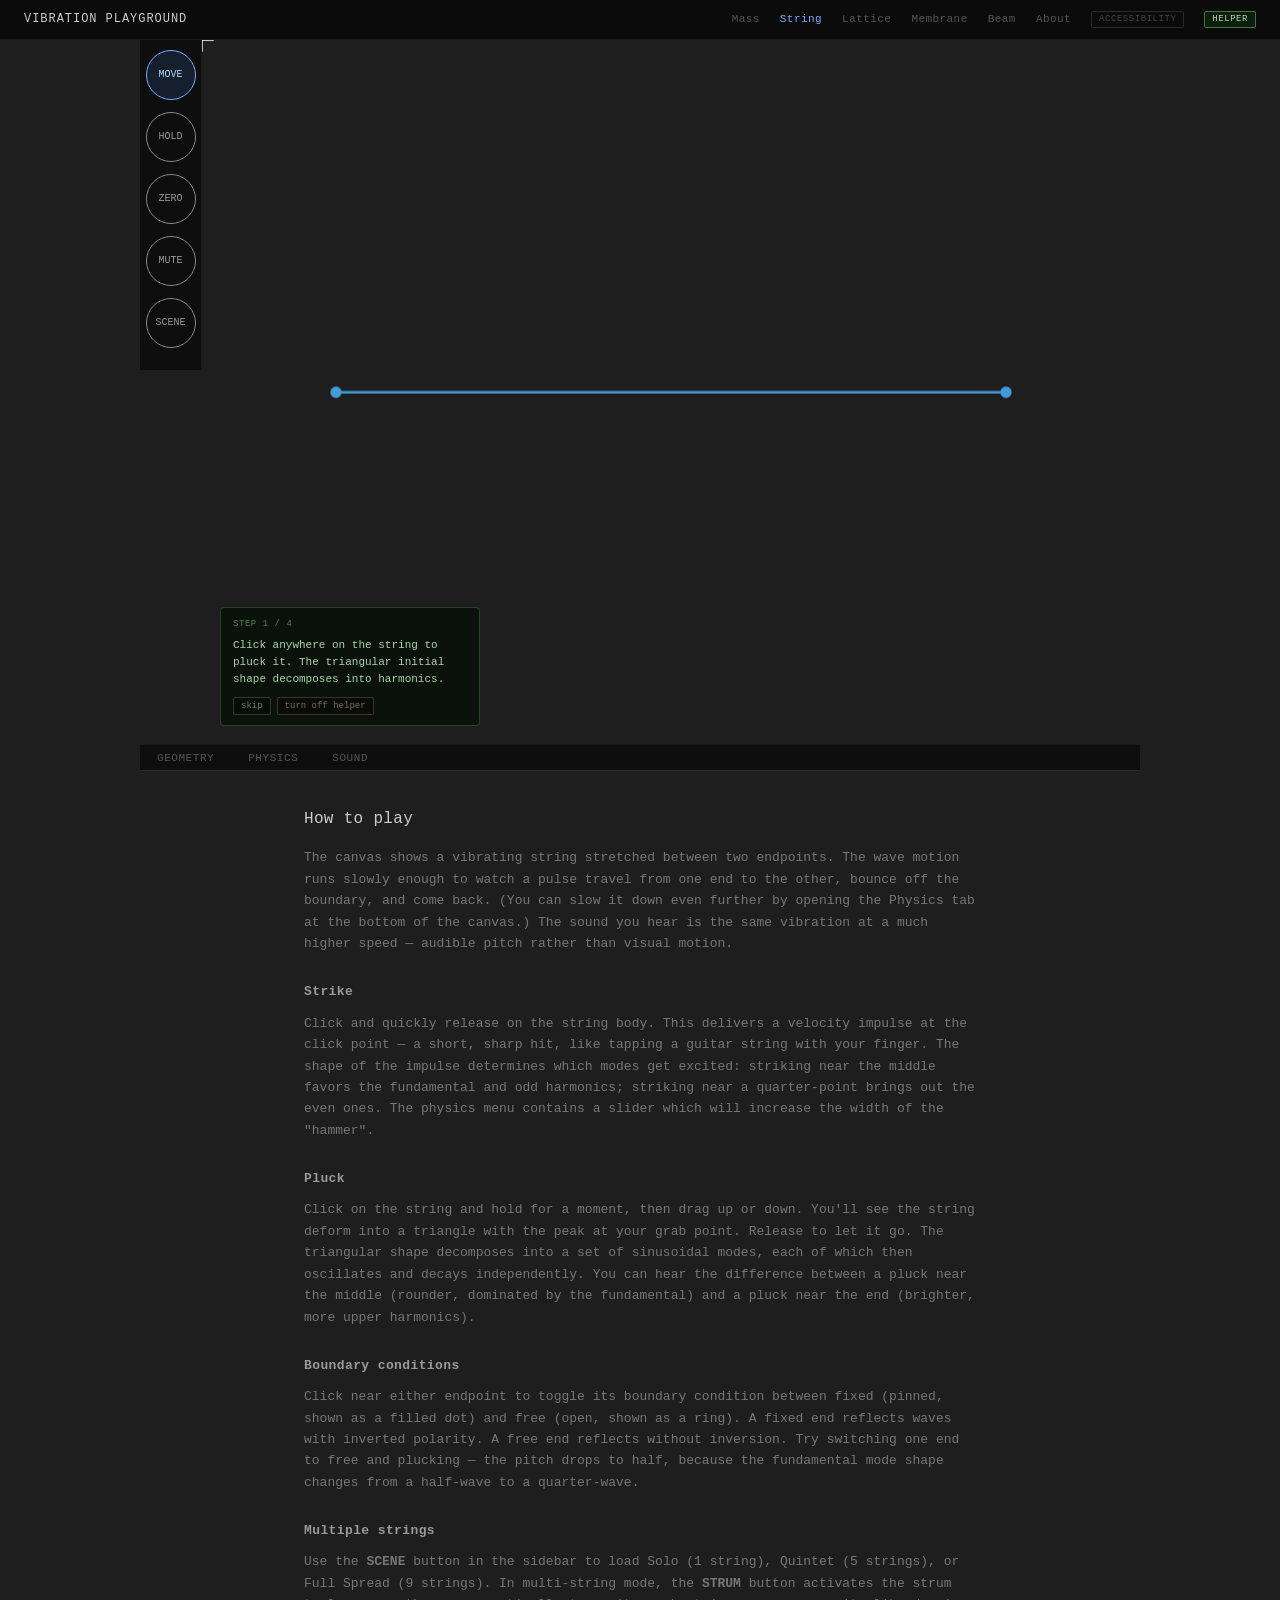
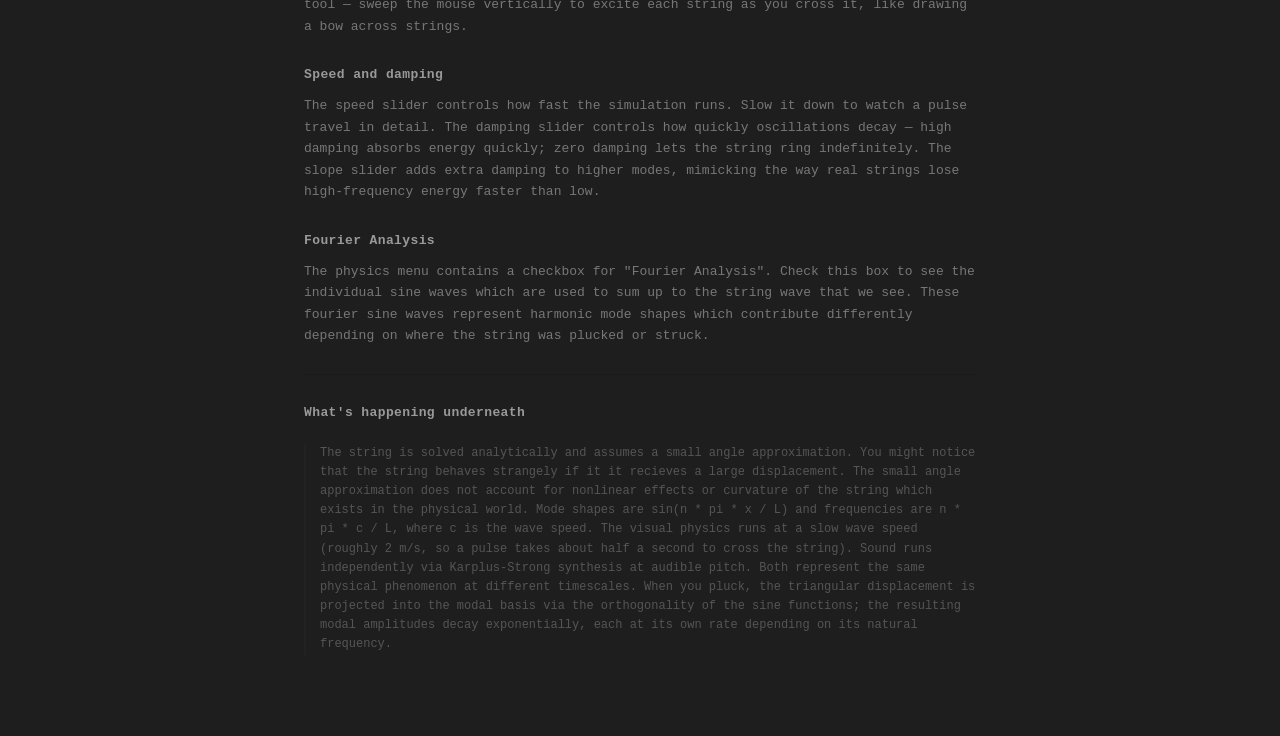
<file: string.html>
<!DOCTYPE html>
<html lang="en">
<head>
  <meta charset="utf-8" />
  <meta name="viewport" content="width=device-width, initial-scale=1.0">
  <title>String — Vibration Playground</title>
  <link rel="stylesheet" href="site.css">
  <link rel="stylesheet" href="ui/menu.css">
  <style>
    body { background: #1e1e1e; margin: 0; }
    #vp-outer { margin: 0 auto; }
    #canvas-container canvas { display: block; }
  </style>
</head>
<body data-page="string">

  <nav id="vp-nav"></nav>

  <div class="world-page">

    <div id="vp-outer">

      <!-- Flex row: sidebar + canvas side by side -->
      <div id="vp-workspace">
        <div id="vp-tools"></div>
        <div id="canvas-container"></div>
      </div>

      <!-- Document-flow control panel below workspace -->
      <div id="vp-controls">
        <div id="vp-tab-bar"></div>
        <div id="vp-tab-geometry" class="vp-tab-content"></div>
        <div id="vp-tab-physics"  class="vp-tab-content"></div>
        <div id="vp-tab-sound"    class="vp-tab-content"></div>
      </div>

    </div>

    <!-- ============================================================
         How to play
         ============================================================ -->
    <div class="world-prose">

      <h2>How to play</h2>

      <p>The canvas shows a vibrating string stretched between two endpoints. The wave motion runs slowly enough to watch a pulse travel from one end to the other, bounce off the boundary, and come back. (You can slow it down even further by opening the Physics tab at the bottom of the canvas.) The sound you hear is the same vibration at a much higher speed — audible pitch rather than visual motion.</p>

      <h3>Strike</h3>

      <p>Click and quickly release on the string body. This delivers a velocity impulse at the click point — a short, sharp hit, like tapping a guitar string with your finger. The shape of the impulse determines which modes get excited: striking near the middle favors the fundamental and odd harmonics; striking near a quarter-point brings out the even ones. The physics menu contains a slider which will increase the width of the "hammer".</p>

      <h3>Pluck</h3>

      <p>Click on the string and hold for a moment, then drag up or down. You'll see the string deform into a triangle with the peak at your grab point. Release to let it go. The triangular shape decomposes into a set of sinusoidal modes, each of which then oscillates and decays independently. You can hear the difference between a pluck near the middle (rounder, dominated by the fundamental) and a pluck near the end (brighter, more upper harmonics).</p>

      <h3>Boundary conditions</h3>

      <p>Click near either endpoint to toggle its boundary condition between fixed (pinned, shown as a filled dot) and free (open, shown as a ring). A fixed end reflects waves with inverted polarity. A free end reflects without inversion. Try switching one end to free and plucking — the pitch drops to half, because the fundamental mode shape changes from a half-wave to a quarter-wave.</p>

      <h3>Multiple strings</h3>

      <p>Use the <strong>SCENE</strong> button in the sidebar to load Solo (1 string), Quintet (5 strings), or Full Spread (9 strings). In multi-string mode, the <strong>STRUM</strong> button activates the strum tool — sweep the mouse vertically to excite each string as you cross it, like drawing a bow across strings.</p>

      <h3>Speed and damping</h3>

      <p>The speed slider controls how fast the simulation runs. Slow it down to watch a pulse travel in detail. The damping slider controls how quickly oscillations decay — high damping absorbs energy quickly; zero damping lets the string ring indefinitely. The slope slider adds extra damping to higher modes, mimicking the way real strings lose high-frequency energy faster than low.</p>
      
       <h3>Fourier Analysis</h3>

      <p>The physics menu contains a checkbox for "Fourier Analysis".  Check this box to see the individual sine waves which are used to sum up to the string wave that we see. These fourier sine waves represent harmonic mode shapes which contribute differently depending on where the string was plucked or struck.</p>


      <hr>

      <h3>What's happening underneath</h3>

      <p class="physics-note">The string is solved analytically and assumes a small angle approximation. You might notice that the string behaves strangely if it it recieves a large displacement. The small angle approximation does not account for nonlinear effects or curvature of the string which exists in the physical world. Mode shapes are sin(n * pi * x / L) and frequencies are n * pi * c / L, where c is the wave speed. The visual physics runs at a slow wave speed (roughly 2 m/s, so a pulse takes about half a second to cross the string). Sound runs independently via Karplus-Strong synthesis at audible pitch. Both represent the same physical phenomenon at different timescales. When you pluck, the triangular displacement is projected into the modal basis via the orthogonality of the sine functions; the resulting modal amplitudes decay exponentially, each at its own rate depending on its natural frequency.</p>

    </div>

  </div>

  <!-- Scenario library for the scenarios flyout (read by Menu.js).
       String scenarios only change the count; all other params are shared.
       Each value is a VIBRATION_PRESET-format object matching
       PresetLoader.load() expectations. -->
  <script>
    var STRING_BASE_CFG = {
      tuning:        'fifths',
      centerHz:      294,
      length:        1,
      density:       5,
      modes:         20,
      spatialPoints: 400,
      boundaryLeft:  'fixed',
      boundaryRight: 'fixed',
      damping:       { base: 0.1, freqScale: 0.0 }
    };

    window.VP_SCENARIOS = {
      // Solo: one string, full control over pluck/strike position.
      'solo': {
        world:   'strings',
        strings: Object.assign({ count: 1 }, STRING_BASE_CFG),
        initial: { type: 'rest' },
        sound:   { muted: false }
      },

      // Fourier: single string, Fourier overlay auto-enabled.
      // Identical physics to Solo; the scenario click handler in Menu.js
      // enables VP_OVERLAYS.fourier so the Fourier series is drawn immediately.
      'fourier': {
        world:   'strings',
        strings: Object.assign({ count: 1 }, STRING_BASE_CFG),
        initial: { type: 'rest' },
        sound:   { muted: false }
      },
      // Quintet: five strings tuned in perfect fifths (D3 to D5 approximately).
      'quintet': {
        world:   'strings',
        strings: Object.assign({ count: 5 }, STRING_BASE_CFG),
        initial: { type: 'rest' },
        sound:   { muted: false }
      },
      // Full Spread: nine strings -- the widest stack of fifths.
      'full': {
        world:   'strings',
        strings: Object.assign({ count: 9 }, STRING_BASE_CFG),
        initial: { type: 'rest' },
        sound:   { muted: false }
      }
    };
  </script>

  <!-- Default preset: one string (solo). -->
  <script>
    window.VIBRATION_PRESET = {
      world:   'strings',
      strings: Object.assign({ count: 1 }, STRING_BASE_CFG),
      initial: { type: 'rest' },
      sound:   { muted: false }
    };
  </script>

  <!-- Script loading order: physics deps first, then observers, then UI, then sketch. -->
  <script src="lib/p5.js"></script>
  <script src="lib/math.js"></script>
  <script src="lib/Tone.js"></script>
  <script src="physics/StringDefinition.js"></script>
  <script src="physics/ModalState.js"></script>
  <script src="render/StringVisualObserver.js"></script>
  <script src="sound/StringSoundObserver.js"></script>
  <script src="ui/StrikeTool.js"></script>
  <script src="ui/StringInteractionController.js"></script>
  <script src="PresetLoader.js"></script>
  <script src="ui/Nav.js"></script>
  <script src="ui/HelperMode.js"></script>
  <script src="ui/Menu.js"></script>
  <script src="2D-sketch.js"></script>

</body>
</html>
</file>
<file: site.css>
/* ================================================================
   site.css — Vibration Playground shared styles
   
   Covers the fixed nav bar, landing page grid, and the 
   "how to play" sections on each world page.
   Each world page also has its own <style> block for 
   canvas-specific layout (panels, overlays, etc.).
   ================================================================ */

/* ---- Reset ---- */
*, *::before, *::after { box-sizing: border-box; margin: 0; padding: 0; }

body {
  background: #0a0a0a;
  color: #999;
  font-family: 'IBM Plex Mono', 'SF Mono', 'Fira Mono', monospace;
  font-size: 13px;
  line-height: 1.55;
  -webkit-font-smoothing: antialiased;
}

/* ================================================================
   Fixed nav bar — stays at top on scroll
   ================================================================ */
nav {
  position: fixed;
  top: 0;
  left: 0;
  right: 0;
  z-index: 1000;
  height: 40px;
  background: rgba(10, 10, 10, 0.92);
  backdrop-filter: blur(8px);
  -webkit-backdrop-filter: blur(8px);
  border-bottom: 1px solid #1a1a1a;
  display: flex;
  align-items: center;
  padding: 0 24px;
  gap: 28px;
}

.nav-title {
  color: #ccc;
  font-size: 12px;
  letter-spacing: 0.08em;
  text-transform: uppercase;
  white-space: nowrap;
  text-decoration: none;
}
.nav-title:hover { color: #fff; }

.nav-links {
  display: flex;
  gap: 20px;
  margin-left: auto;
}

.nav-links a {
  color: #555;
  text-decoration: none;
  font-size: 11px;
  letter-spacing: 0.04em;
  transition: color 0.15s;
  white-space: nowrap;
}
.nav-links a:hover { color: #aaa; }
.nav-links a.active { color: #7af; }

/* ================================================================
   Hamburger button — hidden on desktop, visible on mobile.
   Three <span> elements form the bars.
   ================================================================ */
.nav-hamburger {
  display: none;            /* hidden until the mobile breakpoint */
  flex-direction: column;
  justify-content: center;
  gap: 5px;
  background: transparent;
  border: none;
  cursor: pointer;
  padding: 6px 2px;
  margin-left: auto;        /* push to the right edge of the nav */
  flex-shrink: 0;
}
.nav-hamburger span {
  display: block;
  width: 20px;
  height: 2px;
  background: #888;
  border-radius: 1px;
  transition: background 0.15s;
}
.nav-hamburger:hover span { background: #ccc; }

/* ================================================================
   Mobile nav — breakpoint at 700px.
   Below this width the horizontal links are replaced by a
   hamburger button that toggles a full-width dropdown.
   ================================================================ */
@media (max-width: 700px) {

  /* Show the hamburger, suppress the always-visible link row */
  .nav-hamburger { display: flex; }
  .nav-links {
    display: none;
    flex-direction: column;
    gap: 0;
    margin-left: 0;
    /* Dropdown: absolutely positioned below the 40px nav bar, full viewport width */
    position: absolute;
    top: 40px;
    left: 0;
    right: 0;
    background: rgba(10, 10, 10, 0.97);
    backdrop-filter: blur(8px);
    -webkit-backdrop-filter: blur(8px);
    border-bottom: 1px solid #2a2a2a;
    padding: 4px 0;
    z-index: 999;
  }

  /* Reveal dropdown when nav has .nav-open class */
  #vp-nav.nav-open .nav-links { display: flex; }

  /* Each link: full-width row, tall enough to tap comfortably */
  .nav-links a {
    padding: 13px 24px;
    font-size: 12px;
    letter-spacing: 0.06em;
    white-space: normal;
    border-bottom: 1px solid #1a1a1a;
    width: 100%;
  }
  .nav-links a:last-of-type { border-bottom: none; }

  /* Accessibility / Helper buttons inside dropdown */
  .nav-a11y {
    padding: 13px 24px;
    font-size: 11px;
    text-align: left;
    width: 100%;
    border: none;
    border-top: 1px solid #1a1a1a;
    border-radius: 0;
    background: transparent;
  }
}

/* ================================================================
   Landing page
   ================================================================ */
main.landing {
  max-width: 960px;
  margin: 0 auto;
  padding: 72px 24px 80px;
}

.page-header {
  margin-bottom: 48px;
}

.page-header h1 {
  font-size: 22px;
  font-weight: 400;
  color: #ddd;
  letter-spacing: 0.02em;
  margin-bottom: 12px;
}

.page-header p {
  max-width: 600px;
  color: #666;
  font-size: 13px;
  line-height: 1.6;
}

/* ---- 2x2 world grid ---- */
.world-grid {
  display: grid;
  grid-template-columns: 1fr 1fr;
  gap: 16px;
}

@media (max-width: 640px) {
  .world-grid { grid-template-columns: 1fr; }
}

/* ---- World card ---- */
.world-card {
  display: block;
  text-decoration: none;
  background: #111;
  border: 1px solid #1e1e1e;
  border-radius: 3px;
  overflow: hidden;
  transition: border-color 0.2s, transform 0.15s;
}
.world-card:hover {
  border-color: #333;
  transform: translateY(-2px);
}

.card-image {
  width: 100%;
  aspect-ratio: 4 / 3;
  background: #0d0d0d;
  display: flex;
  align-items: center;
  justify-content: center;
  overflow: hidden;
  position: relative;
}

.card-image img {
  width: 100%;
  height: 100%;
  object-fit: cover;
}

.card-placeholder {
  color: #2a2a2a;
  font-size: 11px;
  letter-spacing: 0.1em;
  text-transform: uppercase;
}

.card-badge {
  position: absolute;
  top: 8px;
  right: 8px;
  background: rgba(0, 0, 0, 0.7);
  color: #555;
  font-size: 9px;
  letter-spacing: 0.08em;
  text-transform: uppercase;
  padding: 2px 6px;
  border-radius: 2px;
}

.card-body {
  padding: 14px 16px 16px;
}

.card-title {
  font-size: 14px;
  font-weight: 400;
  color: #ccc;
  margin-bottom: 6px;
  letter-spacing: 0.02em;
}

.card-desc {
  font-size: 12px;
  color: #555;
  line-height: 1.5;
}

/* Color accent per world */
.world-card.mass .card-image    { border-top: 2px solid #8a5cf5; }
.world-card.string .card-image  { border-top: 2px solid #5c9ff5; }
.world-card.lattice .card-image { border-top: 2px solid #5cf5a8; }
.world-card.membrane .card-image { border-top: 2px solid #f5c85c; }

.world-card.disabled {
  pointer-events: none;
  opacity: 0.4;
}

/* ---- Footer ---- */
footer {
  margin-top: 56px;
  padding-top: 20px;
  border-top: 1px solid #1a1a1a;
  color: #333;
  font-size: 11px;
  line-height: 1.6;
}

footer a {
  color: #555;
  text-decoration: none;
}
footer a:hover { color: #888; }


/* ================================================================
   World page layout — canvas at top, prose below
   ================================================================ */

/* The canvas wrapper sits directly below the nav bar.
   Each world page sets its own canvas container styles inline
   (as they already do), but this wrapper constrains the 
   overall page width and centers the canvas. */
.world-page {
  padding-top: 40px;  /* clears the fixed nav */
}

/* The prose section below the canvas */
.world-prose {
  max-width: 720px;
  margin: 0 auto;
  padding: 36px 24px 80px;
}

.world-prose h2 {
  font-size: 16px;
  font-weight: 400;
  color: #ccc;
  margin-bottom: 16px;
  letter-spacing: 0.02em;
}

.world-prose h3 {
  font-size: 13px;
  font-weight: 600;
  color: #999;
  margin-top: 28px;
  margin-bottom: 10px;
  letter-spacing: 0.03em;
}

.world-prose p {
  color: #777;
  font-size: 13px;
  line-height: 1.65;
  margin-bottom: 14px;
}

.world-prose p:last-child {
  margin-bottom: 0;
}

/* Keyboard shortcut inline styling */
.world-prose kbd {
  display: inline-block;
  background: #1a1a1a;
  border: 1px solid #2a2a2a;
  border-radius: 3px;
  padding: 1px 5px;
  font-family: inherit;
  font-size: 11px;
  color: #aaa;
  line-height: 1.4;
  vertical-align: baseline;
}

/* A subtle horizontal rule between sections */
.world-prose hr {
  border: none;
  border-top: 1px solid #1a1a1a;
  margin: 28px 0;
}

/* For the "what's happening" physics hint at the end */
.world-prose .physics-note {
  color: #555;
  font-size: 12px;
  line-height: 1.6;
  border-left: 2px solid #222;
  padding-left: 14px;
  margin-top: 20px;
}
</file>
<file: ui/menu.css>
/* ================================================================
   menu.css  --  Vibration Playground shared menu system
   Covers: tool sidebar, control panel tabs, accessibility mode.
   Loaded by all world pages via <link> in <head>.
   ================================================================ */

/* ----------------------------------------------------------------
   Workspace: flex row containing sidebar + canvas side by side
   ---------------------------------------------------------------- */
#vp-workspace {
  display: flex;
  flex-direction: row;
  align-items: flex-start;
}

/* ----------------------------------------------------------------
   Tool sidebar (#vp-tools)
   Vertical strip of circular buttons, left of canvas.
   ---------------------------------------------------------------- */
#vp-tools {
  display: flex;
  flex-direction: column;
  align-items: center;
  gap: 12px;
  padding: 10px 6px;
  flex-shrink: 0;
  width: 62px;
  background: #0e0e0e;
  border-right: 1px solid #1a1a1a;
}

/* Each tool button: circular outline, transparent fill by default */
.vp-tool-btn {
  width: 50px;
  height: 50px;
  border-radius: 50%;
  border: 1px solid #888;
  background: transparent;
  color: #999;
  cursor: pointer;
  font-family: 'IBM Plex Mono', 'SF Mono', 'Fira Mono', monospace;
  font-size: 10px;
  display: flex;
  align-items: center;
  justify-content: center;
  text-align: center;
  line-height: 1.2;
  transition: border-color 0.12s, background 0.12s, color 0.12s;
  flex-shrink: 0;
  padding: 0;
}

.vp-tool-btn:hover {
  border-color: #bbb;
  color: #ddd;
}

/* Active tool: brighter outline + blue fill tint */
.vp-tool-btn.active {
  border-color: #7af;
  background: rgba(40, 80, 140, 0.25);
  color: #adf;
}

/* Muted state: red tint */
.vp-tool-btn.muted {
  border-color: #f66;
  background: rgba(80, 20, 20, 0.3);
  color: #f88;
}

/* Momentary flash: very brief highlight on click for non-toggle buttons */
.vp-tool-btn.flash {
  border-color: #fff;
  background: rgba(255, 255, 255, 0.15);
  color: #fff;
}

/* Disabled tool (not available in this world): grayed, no hover, no click */
.vp-tool-btn[aria-disabled="true"] {
  opacity: 0.3;
  cursor: default;
  pointer-events: none;
}

/* Keyboard focus rings: visible blue outline for keyboard users.
   :focus-visible fires only on keyboard focus, not on mouse click,
   so the ring does not appear during normal mouse use. */
.vp-tool-btn:focus-visible {
  outline: 2px solid #7af;
  outline-offset: 3px;
}

.vp-tab:focus-visible {
  outline: 2px solid #7af;
  outline-offset: -2px;
}

.vp-scene-btn:focus-visible {
  outline: 2px solid #7af;
  outline-offset: 2px;
}

.vp-act-btn:focus-visible {
  outline: 2px solid #7af;
  outline-offset: 2px;
}

/* ----------------------------------------------------------------
   Scenarios flyout
   Appears to the right of the sidebar when scenarios button is clicked.
   #vp-tools must be position:relative for absolute child to anchor.
   ---------------------------------------------------------------- */
#vp-tools { position: relative; }

#vp-scenes-flyout {
  position: absolute;
  left: 100%;
  margin-left: 0;
  min-width: 160px;
  background: rgba(18, 18, 18, 0.95);
  border: 1px solid #333;
  border-radius: 4px;
  padding: 8px;
  display: none;
  z-index: 25;
}

#vp-scenes-flyout.open {
  display: flex;
  flex-direction: column;
  gap: 4px;
}

/* Scenario buttons inside flyout */
.vp-scene-btn {
  background: #1c1c1c;
  border: 1px solid #2a2a2a;
  color: #888;
  font-family: 'IBM Plex Mono', 'SF Mono', 'Fira Mono', monospace;
  font-size: 11px;
  padding: 5px 10px;
  border-radius: 3px;
  cursor: pointer;
  text-align: left;
  transition: background 0.1s, color 0.1s;
}

.vp-scene-btn:hover {
  background: #252525;
  color: #ccc;
  border-color: #444;
}

/* Section divider and header inside the scenarios flyout.
   Used to separate the scenario list from the mode-shapes grid. */
.vp-flyout-hdr {
  color: #555;
  font-family: 'IBM Plex Mono', 'SF Mono', 'Fira Mono', monospace;
  font-size: 10px;
  letter-spacing: 0.04em;
  text-transform: uppercase;
  padding: 6px 2px 2px;
  border-top: 1px solid #2a2a2a;
  margin-top: 2px;
}

/* 4-column grid of mode-shape buttons inside the flyout.
   Each cell is equal width; buttons fill the cell.
   Applies to both mass-world and string-world mode grids. */
#flyout-mode-grid,
#flyout-string-mode-grid {
  display: grid;
  grid-template-columns: repeat(4, 1fr);
  gap: 3px;
}

/* Membrane world mode grid: 5 columns ((mx,my) labels are wider than integer labels). */
#flyout-membrane-mode-grid {
  display: grid;
  grid-template-columns: repeat(5, 1fr);
  gap: 3px;
}

/* Lattice world mode grid: 6 columns (tighter, more modes). */
#flyout-lattice-mode-grid {
  display: grid;
  grid-template-columns: repeat(6, 1fr);
  gap: 3px;
}

/* Individual mode button inside the flyout grid.
   Inherits scene-btn palette; square-ish and centered. */
.vp-flyout-mode-btn {
  background: #1c1c1c;
  border: 1px solid #2a2a2a;
  color: #888;
  font-family: 'IBM Plex Mono', 'SF Mono', 'Fira Mono', monospace;
  font-size: 11px;
  padding: 4px 2px;
  border-radius: 3px;
  cursor: pointer;
  text-align: center;
  transition: background 0.1s, color 0.1s;
}

.vp-flyout-mode-btn:hover {
  background: #252525;
  color: #ccc;
  border-color: #444;
}

/* ----------------------------------------------------------------
   Control panel (#vp-controls)
   Document-flow div below the workspace.
   ---------------------------------------------------------------- */
#vp-controls {
  border-top: 1px solid #1a1a1a;
  background: #0e0e0e;
}

/* Tab button row */
#vp-tab-bar {
  display: flex;
  gap: 0;
  border-bottom: 1px solid #2a2a2a;
}

.vp-tab {
  padding: 6px 16px;
  font-size: 11px;
  color: #555;
  cursor: pointer;
  border: 1px solid transparent;
  border-bottom: none;
  background: transparent;
  font-family: 'IBM Plex Mono', 'SF Mono', 'Fira Mono', monospace;
  letter-spacing: 0.05em;
  text-transform: uppercase;
  transition: color 0.12s;
}

.vp-tab:hover { color: #999; }

.vp-tab.active {
  color: #ccc;
  background: #1a1a1a;
  border-color: #2a2a2a;
  /* hide the bar border behind the active tab */
  border-bottom: 1px solid #1a1a1a;
  margin-bottom: -1px;
}

/* Tab content panels: hidden by default, shown when active */
.vp-tab-content {
  display: none;
  padding: 10px 12px;
  color: #999;
  font-family: 'IBM Plex Mono', 'SF Mono', 'Fira Mono', monospace;
  font-size: 12px;
  line-height: 1.6;
}

.vp-tab-content.active { display: block; }

/* ----------------------------------------------------------------
   Nav bar A11Y toggle button
   Sits at the right end of .nav-links.
   ---------------------------------------------------------------- */
.nav-a11y {
  background: transparent;
  border: 1px solid #2a2a2a;
  color: #444;
  font-family: 'IBM Plex Mono', 'SF Mono', 'Fira Mono', monospace;
  font-size: 9px;
  letter-spacing: 0.06em;
  padding: 2px 7px;
  border-radius: 2px;
  cursor: pointer;
  transition: color 0.12s, border-color 0.12s;
  white-space: nowrap;
  flex-shrink: 0;
}

.nav-a11y:hover {
  color: #888;
  border-color: #555;
}

body.vp-a11y .nav-a11y {
  color: #7af;
  border-color: #7af;
}

/* ----------------------------------------------------------------
   Action button rows
   Used for: add/remove mass, group actions, mode shapes, root pitch
   ---------------------------------------------------------------- */

/* Flexible wrap row of small action buttons */
.vp-action-row {
  display: flex;
  flex-wrap: wrap;
  gap: 4px;
  margin-bottom: 8px;
}

/* Small action/preset button */
.vp-act-btn {
  background: #1c1c1c;
  border: 1px solid #2a2a2a;
  color: #666;
  font-family: 'IBM Plex Mono', 'SF Mono', 'Fira Mono', monospace;
  font-size: 10px;
  padding: 3px 8px;
  border-radius: 2px;
  cursor: pointer;
  white-space: nowrap;
  transition: background 0.1s, color 0.1s, border-color 0.1s;
}

.vp-act-btn:hover {
  background: #252525;
  color: #ccc;
  border-color: #444;
}

/* Active state: blue highlight (e.g. force: on, selected root pitch) */
.vp-act-btn.active {
  color: #aef;
  border-color: #7af;
  background: #192030;
}

/* ----------------------------------------------------------------
   Per-mass rows in the Geometry tab
   ---------------------------------------------------------------- */

/* One horizontal row per mass: label + two slider columns */
.vp-mass-row {
  display: flex;
  align-items: center;
  gap: 6px;
  margin-bottom: 4px;
  min-height: 22px;
}

/* Side label: L1, L2, R1, R2 ... */
.vp-mass-lbl {
  min-width: 24px;
  text-align: right;
  color: #4a4a4a;
  font-size: 10px;
  flex-shrink: 0;
}

/* One slider column: [param label] [slider] [value] */
.vp-mass-col {
  display: flex;
  align-items: center;
  gap: 4px;
  flex: 1;
  min-width: 0;  /* allow flex shrink on narrow panels */
}

/* Short parameter label inside a mass column (e.g. "m", "kG") */
.vp-param-lbl {
  color: #3a3a3a;
  font-size: 9px;
  min-width: 14px;
  text-align: right;
  flex-shrink: 0;
}

/* Numeric readout at right of a mass slider */
.vp-param-val {
  color: #666;
  font-size: 10px;
  min-width: 30px;
  text-align: right;
  flex-shrink: 0;
}

/* Sliders inside mass rows share the universal range styling */
.vp-mass-col input[type="range"] {
  flex: 1;
  height: 4px;
  -webkit-appearance: none;
  appearance: none;
  background: #252525;
  border-radius: 2px;
  cursor: pointer;
  outline: none;
  min-width: 0;
}

.vp-mass-col input[type="range"]::-webkit-slider-thumb {
  -webkit-appearance: none;
  width: 10px;
  height: 10px;
  border-radius: 50%;
  background: #7af;
  cursor: pointer;
}

.vp-mass-col input[type="range"]::-moz-range-thumb {
  width: 10px;
  height: 10px;
  border-radius: 50%;
  background: #7af;
  border: none;
  cursor: pointer;
}

/* ----------------------------------------------------------------
   Coupling rows between adjacent mass pairs
   ---------------------------------------------------------------- */

/* Indented row sitting between two mass rows */
.vp-coup-row {
  margin: 0 0 4px 30px;  /* indent by ~label width to visually nest */
  min-height: 18px;
}

/* Coupling toggle button */
.vp-coup-btn {
  background: #111;
  border: 1px dashed #252525;
  color: #333;
  font-family: 'IBM Plex Mono', 'SF Mono', 'Fira Mono', monospace;
  font-size: 9px;
  padding: 2px 8px;
  border-radius: 2px;
  cursor: pointer;
  transition: all 0.1s;
}

.vp-coup-btn:hover {
  color: #888;
  border-color: #444;
  border-style: solid;
}

/* Coupled state: green tint */
.vp-coup-btn.coupled {
  border-style: solid;
  border-color: #3a7a4a;
  color: #6bc;
  background: #0d1a10;
}

/* Hovering a coupled button shows red warning (about to disconnect) */
.vp-coup-btn.coupled:hover {
  border-color: #f66;
  color: #f88;
  background: #1a0d0d;
}

/* ----------------------------------------------------------------
   Contextual button zone (#vp-ctx-btns)
   Sits at the bottom of #vp-tools, below the 5 static buttons.
   Uses the same .vp-tool-btn style as static buttons.
   Separator (border-top) only appears when the zone is non-empty,
   via the :not(:empty) selector -- no extra DOM node required.
   ---------------------------------------------------------------- */
#vp-ctx-btns {
  display: flex;
  flex-direction: column;
  align-items: center;
  gap: 12px;   /* matches #vp-tools gap */
  width: 100%;
}

#vp-ctx-btns:not(:empty) {
  padding-top: 10px;
  border-top: 1px solid #222;
  margin-top: 2px;
}

body.vp-a11y #vp-ctx-btns {
  gap: 16px;  /* matches body.vp-a11y #vp-tools gap */
}

/* ----------------------------------------------------------------
   Forcing frequency readout (#vp-forcing-readout)
   Appears below the contextual button zone when modal forcing is
   active (F key).  Styled as a draggable rounded-rect button --
   same look as .vp-scene-btn.  Drag up/down changes frequency.
   Hidden by default; .visible class shows it.
   ---------------------------------------------------------------- */
#vp-forcing-readout {
  display: none;
  background: #1c1c1c;
  border: 1px solid #2a2a2a;
  border-radius: 3px;
  color: #888;
  font-family: 'IBM Plex Mono', 'SF Mono', 'Fira Mono', monospace;
  font-size: 11px;
  padding: 5px 6px;
  text-align: center;
  width: 50px;
  box-sizing: border-box;
  cursor: ns-resize;
  user-select: none;
}

#vp-forcing-readout.visible {
  display: block;
}

#vp-forcing-readout:hover {
  background: #252525;
  color: #ccc;
  border-color: #444;
}

#vp-forcing-amp-readout {
  display: none;
  background: #1c1c1c;
  border: 1px solid #2a2a2a;
  border-radius: 3px;
  color: #888;
  font-family: 'IBM Plex Mono', 'SF Mono', 'Fira Mono', monospace;
  font-size: 11px;
  padding: 5px 6px;
  text-align: center;
  width: 50px;
  box-sizing: border-box;
  cursor: ns-resize;
  user-select: none;
}

#vp-forcing-amp-readout.visible {
  display: block;
}

#vp-forcing-amp-readout:hover {
  background: #252525;
  color: #ccc;
  border-color: #444;
}

/* ----------------------------------------------------------------
   Boundary condition edge indicators (membrane world)
   Base class: bc-edge.  State classes: .fixed, .free.
   _syncBCIndicators() in membrane.html sets el.className = 'bc-edge fixed/free'.
   ---------------------------------------------------------------- */
.bc-edge {
  font-family: 'IBM Plex Mono', 'SF Mono', 'Fira Mono', monospace;
  font-size: 10px;
  padding: 2px 6px;
  border-radius: 2px;
  border: 1px solid #333;
  color: #666;
  white-space: nowrap;
}

.bc-edge.fixed {
  color: #aac;
  border-color: #557;
  background: #12141c;
}

.bc-edge.free {
  color: #666;
  border-color: #333;
  background: #111;
}

/* ================================================================
   Accessibility mode  (body.vp-a11y)
   All size increases are CSS-only: no JS DOM manipulation needed.
   ================================================================ */

/* Larger sidebar buttons */
body.vp-a11y .vp-tool-btn {
  width: 72px;
  height: 72px;
  font-size: 14px;
}

body.vp-a11y #vp-tools {
  width: 84px;
  gap: 16px;
}

/* Larger tab buttons */
body.vp-a11y .vp-tab {
  padding: 10px 22px;
  font-size: 15px;
}

/* Larger tab content text and inputs */
body.vp-a11y .vp-tab-content {
  font-size: 15px;
}

body.vp-a11y .vp-tab-content input[type="range"] {
  height: 8px;
}

/* Larger slider thumbs */
body.vp-a11y .vp-tab-content input[type="range"]::-webkit-slider-thumb {
  width: 20px;
  height: 20px;
}

body.vp-a11y .vp-tab-content input[type="range"]::-moz-range-thumb {
  width: 20px;
  height: 20px;
}

body.vp-a11y .vp-tab-content .lbl,
body.vp-a11y .vp-tab-content .val {
  font-size: 15px;
}

/* ----------------------------------------------------------------
   Control rows inside tab content panels
   Each row: [label] [slider] [value readout]
   ---------------------------------------------------------------- */

/* Section header label (e.g. "universal") */
.vp-ctrl-hdr {
  color: #444;
  font-size: 10px;
  letter-spacing: 0.12em;
  text-transform: uppercase;
  margin-bottom: 8px;
  margin-top: 4px;
}

/* One control row */
.vp-ctrl-row {
  display: flex;
  align-items: center;
  gap: 8px;
  margin-bottom: 8px;
  height: 20px;
}

/* Short label on the left */
.vp-ctrl-row .lbl {
  min-width: 40px;
  text-align: right;
  color: #555;
  font-size: 10px;
  letter-spacing: 0.04em;
  flex-shrink: 0;
}

/* Range slider: fills remaining space */
.vp-ctrl-row input[type="range"] {
  flex: 1;
  height: 4px;
  -webkit-appearance: none;
  appearance: none;
  background: #2a2a2a;
  border-radius: 2px;
  cursor: pointer;
  outline: none;
}

.vp-ctrl-row input[type="range"]::-webkit-slider-thumb {
  -webkit-appearance: none;
  width: 12px;
  height: 12px;
  border-radius: 50%;
  background: #7af;
  cursor: pointer;
}

.vp-ctrl-row input[type="range"]::-moz-range-thumb {
  width: 12px;
  height: 12px;
  border-radius: 50%;
  background: #7af;
  border: none;
  cursor: pointer;
}

/* Numeric readout on the right */
.vp-ctrl-row .val {
  min-width: 48px;
  text-align: right;
  color: #777;
  font-size: 11px;
  flex-shrink: 0;
}

/* ----------------------------------------------------------------
   Checkbox rows: overlay toggles (mode shapes, modal energy, etc.)
   ---------------------------------------------------------------- */

/* One row: checkbox input + label text, same height as a ctrl-row */
.vp-check-row {
  display: flex;
  align-items: center;
  gap: 6px;
  margin-bottom: 6px;
  height: 20px;
}

/* The <label> wraps the input so the whole label text is clickable */
.vp-check-row label {
  display: flex;
  align-items: center;
  gap: 6px;
  cursor: pointer;
  color: #777;
  font-size: 10px;
  letter-spacing: 0.04em;
  user-select: none;
}

/* Style the checkbox itself to match the dark theme */
.vp-check-row input[type="checkbox"] {
  width: 12px;
  height: 12px;
  accent-color: #7af;
  cursor: pointer;
  flex-shrink: 0;
}

/* ----------------------------------------------------------------
   Helper Mode overlays (#vp-helper-tooltip, #vp-helper-panel)
   Panel is a canvas-covering transparent overlay; tooltip floats near controls.
   ---------------------------------------------------------------- */

/* #canvas-container must be the positioning context for the panel overlay. */
#canvas-container {
  position: relative;
}

/* Floating tooltip: body-absolute, floats near hovered sidebar controls. */
.vp-helper-tooltip {
  display: none;         /* shown by JS only when helper mode is active */
  position: absolute;
  z-index: 200;
  max-width: 280px;
  background: rgba(10, 24, 10, 0.92);
  border: 1px solid #3a6a3a;
  color: #aaddaa;
  font-family: 'IBM Plex Mono', 'SF Mono', 'Fira Mono', monospace;
  font-size: 11px;
  line-height: 1.5;
  padding: 7px 10px;
  border-radius: 4px;
  pointer-events: none;
  box-shadow: 0 2px 8px rgba(0,0,0,0.55);
}

/* Panel: full-canvas transparent overlay sitting on top of the p5 canvas.
   Outer div covers the canvas area entirely; pointer-events: none so orbit,
   click, and drag pass through to the canvas beneath. */
.vp-helper-panel {
  display: none;               /* shown by body.vp-helper rule below */
  position: absolute;
  top: 0;
  left: 0;
  width: 100%;
  height: 100%;
  z-index: 50;                 /* above canvas (z=auto), below sidebar (z=25+) */
  pointer-events: none;        /* clicks pass through to canvas */
}

body.vp-helper .vp-helper-panel {
  display: block;
}

/* Content box: anchored bottom-left; semi-transparent dark background.
   pointer-events: auto so buttons inside it remain clickable. */
.vp-helper-content {
  position: absolute;
  bottom: 18px;
  left: 18px;
  max-width: 260px;
  background: rgba(0, 12, 0, 0.62);
  border: 1px solid rgba(80, 160, 80, 0.35);
  border-radius: 4px;
  padding: 10px 12px 10px;
  pointer-events: auto;
  backdrop-filter: blur(2px);  /* subtle frosted-glass on supporting browsers */
}

/* Step counter: "Step 2 / 7" */
.vp-helper-step-label {
  display: block;
  font-family: 'IBM Plex Mono', 'SF Mono', 'Fira Mono', monospace;
  font-size: 9px;
  color: rgba(100, 180, 100, 0.7);
  letter-spacing: 0.06em;
  text-transform: uppercase;
  margin-bottom: 5px;
}

/* Hint text: the instructional sentence. */
.vp-helper-hint-text {
  display: block;
  font-family: 'IBM Plex Mono', 'SF Mono', 'Fira Mono', monospace;
  font-size: 11px;
  color: rgba(180, 230, 180, 0.92);
  line-height: 1.55;
  margin-bottom: 8px;
}

/* Button row: skip and turn-off sit side by side. */
.vp-helper-btn-row {
  display: flex;
  gap: 6px;
  flex-wrap: wrap;
}

/* Shared action button base: skip and turn-off use this. */
.vp-helper-action-btn {
  background: rgba(0, 0, 0, 0.3);
  border: 1px solid rgba(70, 130, 70, 0.45);
  color: rgba(100, 170, 100, 0.8);
  font-family: 'IBM Plex Mono', 'SF Mono', 'Fira Mono', monospace;
  font-size: 9px;
  padding: 3px 7px;
  border-radius: 2px;
  cursor: pointer;
  text-transform: lowercase;
  transition: color 0.12s, border-color 0.12s, background 0.12s;
}
.vp-helper-action-btn:hover {
  color: rgba(180, 240, 180, 1);
  border-color: rgba(100, 190, 100, 0.7);
  background: rgba(0, 20, 0, 0.5);
}

/* "Turn Off Helper" button: slightly more prominent than skip. */
.vp-helper-off-btn {
  color: rgba(160, 130, 100, 0.8);
  border-color: rgba(130, 100, 70, 0.45);
}
.vp-helper-off-btn:hover {
  color: rgba(230, 190, 140, 1);
  border-color: rgba(180, 140, 100, 0.7);
  background: rgba(20, 10, 0, 0.5);
}

/* Nav helper button: active state when helper mode is on. */
#btn-helper.active {
  color: #aaddaa;
  border-color: #3a7a3a;
  background: #0e1e0e;
}

/* ----------------------------------------------------------------
   Frequency list: shown below mode-shape buttons in the Physics tab.
   One line per mode: "n  XX.X Hz"
   Grayed alongside the mode buttons when inactive (multi-string, etc.)
   ---------------------------------------------------------------- */

.vp-freq-list {
  font-family: 'Courier New', Courier, monospace;
  font-size: 10px;
  color: #777;
  white-space: pre;          /* preserve newlines and spacing */
  line-height: 1.6;
  margin-top: 6px;
  margin-bottom: 4px;
  padding-left: 2px;
  transition: opacity 0.2s;
}
</file>
